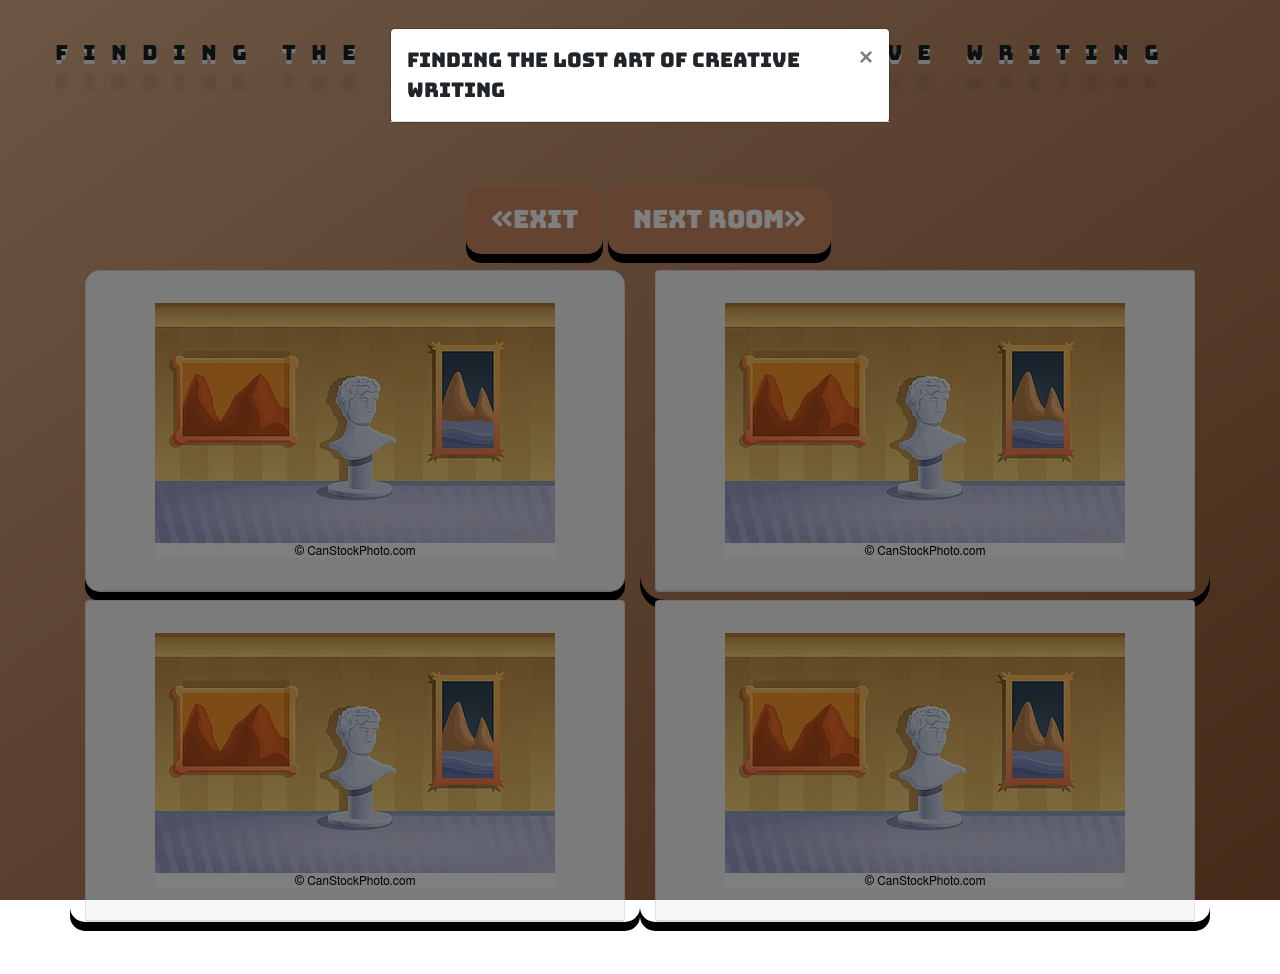
<file: first.html>
<!-- 
  // require('read.php');
// ?> -->
<!doctype html>
<html lang="en">
  <head>
    <!-- Required meta tags -->
    <meta charset="utf-8">
    <meta name="viewport" content="width=device-width, initial-scale=1">
    <link rel="preconnect" href="https://fonts.googleapis.com">
    <link rel="preconnect" href="https://fonts.gstatic.com" crossorigin>
    <link href="https://fonts.googleapis.com/css2?family=Oswald:wght@500&display=swap" rel="stylesheet">
    <link rel="preconnect" href="https://fonts.googleapis.com">
    <link rel="preconnect" href="https://fonts.gstatic.com" crossorigin>
    <link href="https://fonts.googleapis.com/css2?family=Bungee&family=Oswald:wght@500&family=Titillium+Web:wght@900&display=swap" rel="stylesheet">
    <link href="https://fonts.googleapis.com/css2?family=Oswald:wght@500&display=swap" rel="stylesheet">
    <link href="https://fonts.googleapis.com/css2?family=Oswald:wght@500&family=Titillium+Web:wght@900&display=swap" rel="stylesheet">

    <!-- Bootstrap CSS -->
    <link href="https://cdn.jsdelivr.net/npm/bootstrap@5.1.3/dist/css/bootstrap.min.css" rel="stylesheet" integrity="sha384-1BmE4kWBq78iYhFldvKuhfTAU6auU8tT94WrHftjDbrCEXSU1oBoqyl2QvZ6jIW3" crossorigin="anonymous">
    <link href="https://cdnjs.cloudflare.com/ajax/libs/font-awesome/5.10.0/css/all.min.css" rel="stylesheet">
    <link rel="stylesheet" href="https://stackpath.bootstrapcdn.com/bootstrap/4.3.1/css/bootstrap.min.css" integrity="sha384-ggOyR0iXCbMQv3Xipma34MD+dH/1fQ784/j6cY/iJTQUOhcWr7x9JvoRxT2MZw1T" crossorigin="anonymous">
    <script src="https://code.jquery.com/jquery-3.3.1.slim.min.js" integrity="sha384-q8i/X+965DzO0rT7abK41JStQIAqVgRVzpbzo5smXKp4YfRvH+8abtTE1Pi6jizo" crossorigin="anonymous"></script>
    <script src="https://cdnjs.cloudflare.com/ajax/libs/popper.js/1.14.7/umd/popper.min.js" integrity="sha384-UO2eT0CpHqdSJQ6hJty5KVphtPhzWj9WO1clHTMGa3JDZwrnQq4sF86dIHNDz0W1" crossorigin="anonymous"></script>
    <script src="https://stackpath.bootstrapcdn.com/bootstrap/4.3.1/js/bootstrap.min.js" integrity="sha384-JjSmVgyd0p3pXB1rRibZUAYoIIy6OrQ6VrjIEaFf/nJGzIxFDsf4x0xIM+B07jRM" crossorigin="anonymous"></script>
    <script src="js.js"></script>
    <link rel="stylesheet" href="style.css">

    <title>FINDING THE LOST ART OF CREATIVE WRITING</title>
  </head>
  <header>
      <!-- <h3 class="text-center">FINDING THE LOST ART OF CREATIVE WRITING</h3> -->
  <nav id="navbar-primary" class="navbar navbar-default " role="navigation">
  <div class="container-fluid">
    <!-- Brand and toggle get grouped for better mobile display -->
    <div class="navbar-header">
      <div class="justify-contents-center">
      <h1 class="text-center ml-4" style="font-family: Bungee; font-size: 130%; color: #172321;">FINDING THE LOST ART OF CREATIVE WRITING</h1>
      </div>
    </div>
  </div><!-- /.container-fluid -->
</nav>
  </header>
  <body style="background-image: linear-gradient(to bottom right, #d8ac87, #8e5431); background-size: cover; background-repeat: no-repeat; height: auto;">
  <script>
    $(document).ready(function(){
        $("#myModal").modal('show');
    });

    $('.expandHome').mouseover(function() {
  $('.sub-home').css({
        'display': 'block'
    }); 
});
$('.subnavbtn').mouseover(function() {
  $('.sub-home').css({
        'display': 'none'
    }); 
});

$('#trapezoid').mouseleave(function() {
  $('#trapezoid').css({
        'margin-top': '-53px'
    }); 
    $('.sub-home').css({
        'display': 'none'
    }); 
}).mouseenter(function() {
  $('#trapezoid').css({
        'margin-top': '0px'
    }); 
});
    
$(document).ready(function() {
            $(".menu-icon").on("click", function() {
                  $("nav ul").toggleClass("showing");
            });
      });

      // Scrolling Effect

      $(window).on("scroll", function() {
            if($(window).scrollTop()) {
                  $('nav').addClass('black');
            }

            else {
                  $('nav').removeClass('black');
            }
      })

</script>
<style>
.boton4 {
  border-radius: 55%;
  width: auto;
  height: auto;
  padding: 15px 25px;
  font-size: 25px;
  text-align: center;
  cursor: pointer;
  outline: none;
  color: #fff;
  background-color: #c98860;
  border: none;
  border-radius: 15px;
  box-shadow: 0 9px rgb(0, 0, 0);
  font-family: Bungee;
}

.boton4:hover {background-color: #60a3e9}

.boton4:active {
  background-color: #6a6eb7;
  box-shadow: 0 5px rgb(0, 0, 0);
  transform: translateY(4px);
}
.boton1 {
  border-radius: 55%;
  width: auto;
  height: auto;
  padding: 15px 25px;
  font-size: 25px;
  text-align: center;
  cursor: pointer;
  outline: none;
  color: #fff;
  background-color: #c98860;
  border: none;
  border-radius: 15px;
  box-shadow: 0 9px rgb(0, 0, 0);
  font-family: Bungee;
}

.boton1:hover {background-color: #60a3e9}

.boton1:active {
  background-color: #6a6eb7;
  box-shadow: 0 5px rgb(0, 0, 0);
  transform: translateY(4px);
}
.boton2{
  border-radius: 55%;
  width: auto;
  height: auto;
  padding: 15px 25px;
  font-size: 25px;
  text-align: center;
  cursor: pointer;
  outline: none;
  color: #fff;
  background-color: #c98860;
  border: none;
  border-radius: 15px;
  box-shadow: 0 9px rgb(0, 0, 0);
  font-family: Bungee;
}

.boton2:hover {background-color: #60a3e9}

.boton2:active {
  background-color: #6a6eb7;
  box-shadow: 0 5px rgb(0, 0, 0);
  transform: translateY(4px);

  
}

h1 {
  text-align: center;
  text-transform: uppercase;
  color: white;
  font-family: Bungee;
  font-size: 90px;
  line-height: 90px;
  letter-spacing: 15px;
  text-shadow: 0 1px 0 #efefef,
               0 2px 0 #efefef,
               0 3px 0 #efefef,
               0 4px 0 #efefef,
               0 30px 5px rgba(0, 0, 0, 0.1);
  animation: swing 3s linear infinite alternate;
}

@keyframes swing {
  from {
    transform: rotate(5deg);
  }
  to {
    transform: rotate(-5deg);
  }
}

.card:hover {background-color: #744c24}





</style>
  <div id="myModal" class="modal fade">
    <div class="modal-dialog">
        <div class="modal-content">
            <div class="modal-header">
                <h5 class="modal-title" style="font-family: Bungee;">FINDING THE LOST ART OF CREATIVE WRITING</h5>
                <button type="button" class="close" data-dismiss="modal">&times;</button>
            </div>
            <!-- <div class="modal-body">
                <h4 class="text-center" style="color: #172321; font-weight: bolder; font-family: Bungee;">Welcome!</h4>
                <p style="color: #c98860; font-family: Bungee;">To begin your tour, explore our museum by pressing the enter button.</p>
            </div> -->
        </div>
    </div>
</div>
      <section class="mt-4 py-5 mb-1">
        <div class="container">
          <div class="col text-center d-flex justify-content-center ml-2 mb-3">                 
            <a href="index.html" class="btn text-center boton1 btn-default" style="float: left; margin-right: 5px;"><i class="fa fa-angle-double-left"></i>EXIT</a>
            <a href="2nd.html" class="btn text-center boton2 btn-default" style="float: right;">NEXT ROOM<i class="fa fa-angle-double-right"></i></a>
          </div>
            <div class="row text-center">
      <div class="col-sm-6">
        <div class="card pontainer mb-2" style=" box-shadow: 0 9px rgb(0, 0, 0); border-radius: 15px;">
            <div class="card-header">
                <div class="card-body">
                    <img src="museum-sculpture-concept-banner-cartoon-style-museum-sculpture-concept-banner-cartoon-illustration-clipart-vector_csp66107857.jpg" alt="" class="img-fluid">
                </div>
            </div>
        </div>
      </div>
      <div class="col-sm-6" style=" box-shadow: 0 9px rgb(0, 0, 0); border-radius: 25px;">
        <div class="card">
            <div class="card-header">
                <div class="card-body">
                    <img src="museum-sculpture-concept-banner-cartoon-style-museum-sculpture-concept-banner-cartoon-illustration-clipart-vector_csp66107857.jpg" alt="" class="img-fluid">
                </div>
            </div>
        </div>
      </div>
      <div class="col-sm-6" style=" box-shadow: 0 9px rgb(0, 0, 0); border-radius: 15px;">
        <div class="card">
            <div class="card-header">
                <div class="card-body">
                    <img src="museum-sculpture-concept-banner-cartoon-style-museum-sculpture-concept-banner-cartoon-illustration-clipart-vector_csp66107857.jpg" alt="" class="img-fluid">
                </div>
            </div>
        </div>
      </div>
      <div class="col-sm-6" style=" box-shadow: 0 9px rgb(0, 0, 0); border-radius: 15px;">
        <div class="card">
            <div class="card-header">
                <div class="card-body">
                    <img src="museum-sculpture-concept-banner-cartoon-style-museum-sculpture-concept-banner-cartoon-illustration-clipart-vector_csp66107857.jpg" alt="" class="img-fluid">
                </div>
            </div>
        </div>
      </div>
        
            </div>
        </div>
      </section> 

      
  </body>
</html>
</file>
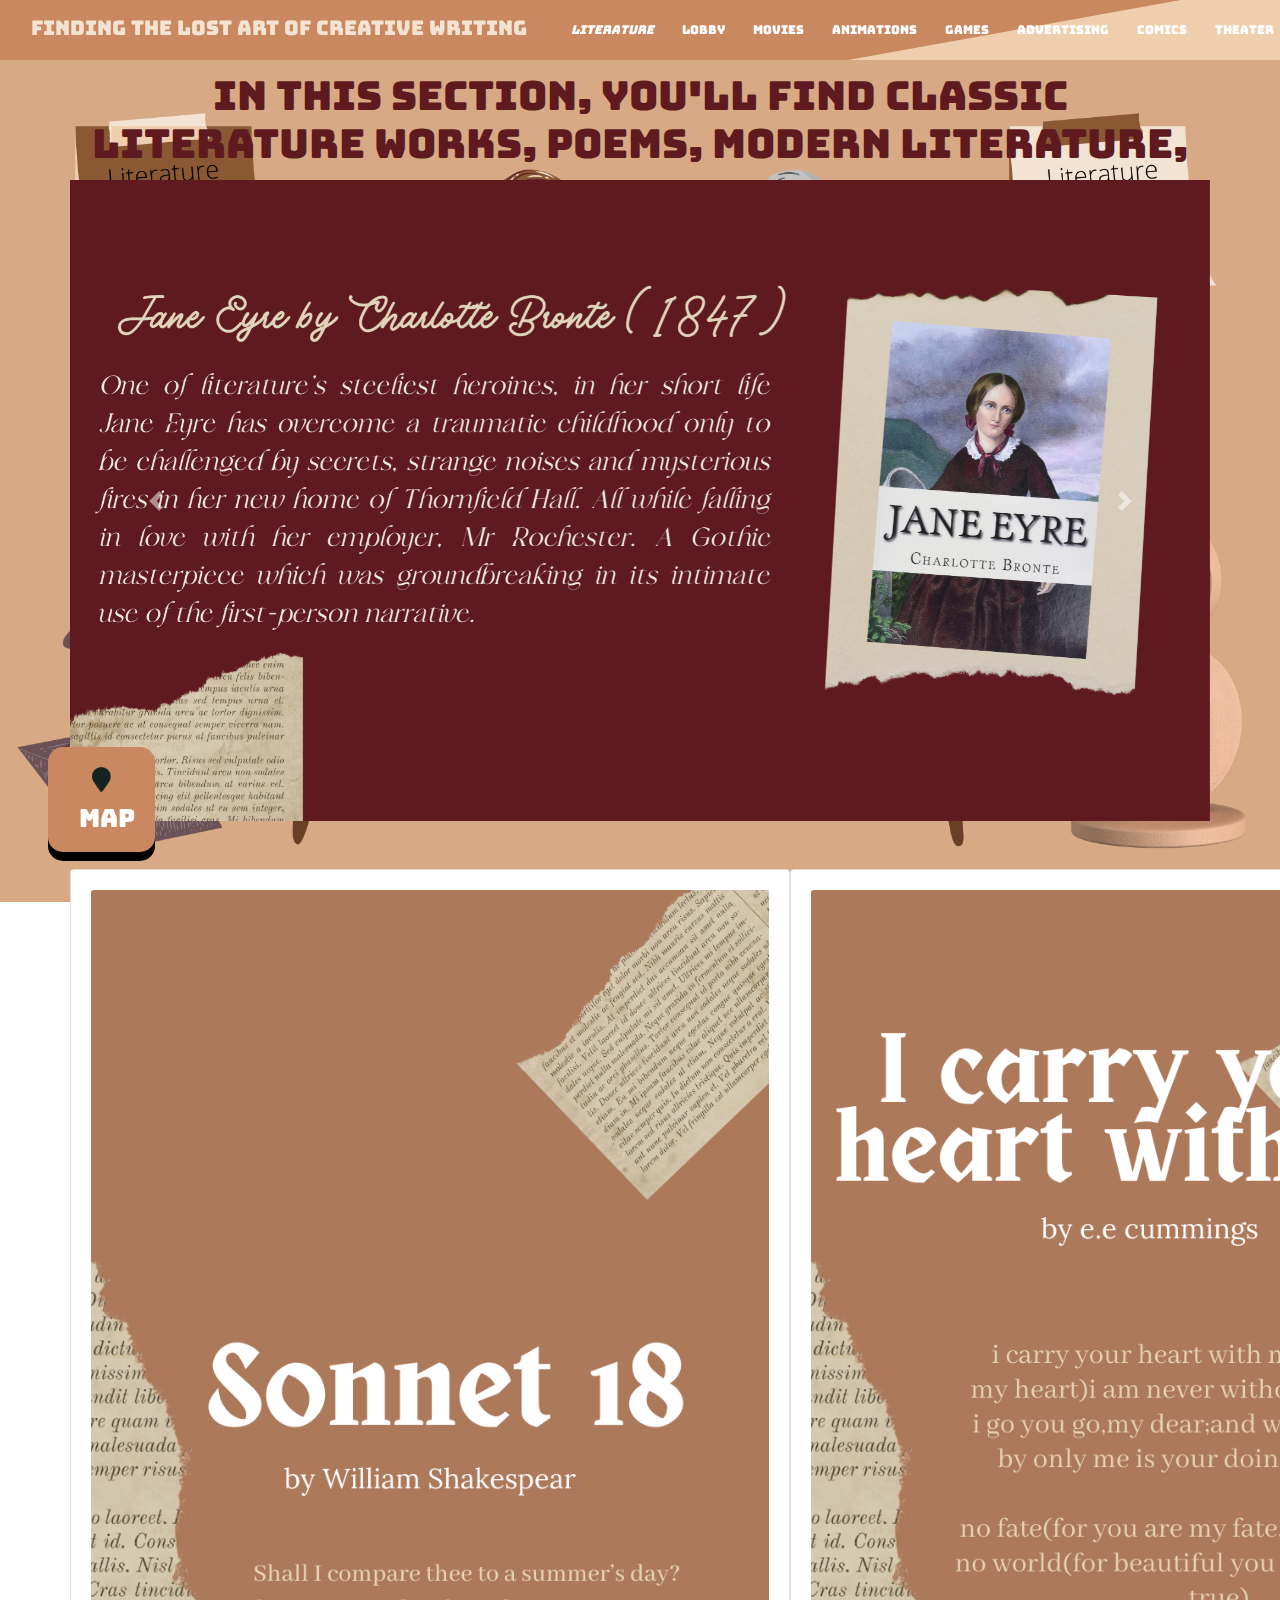
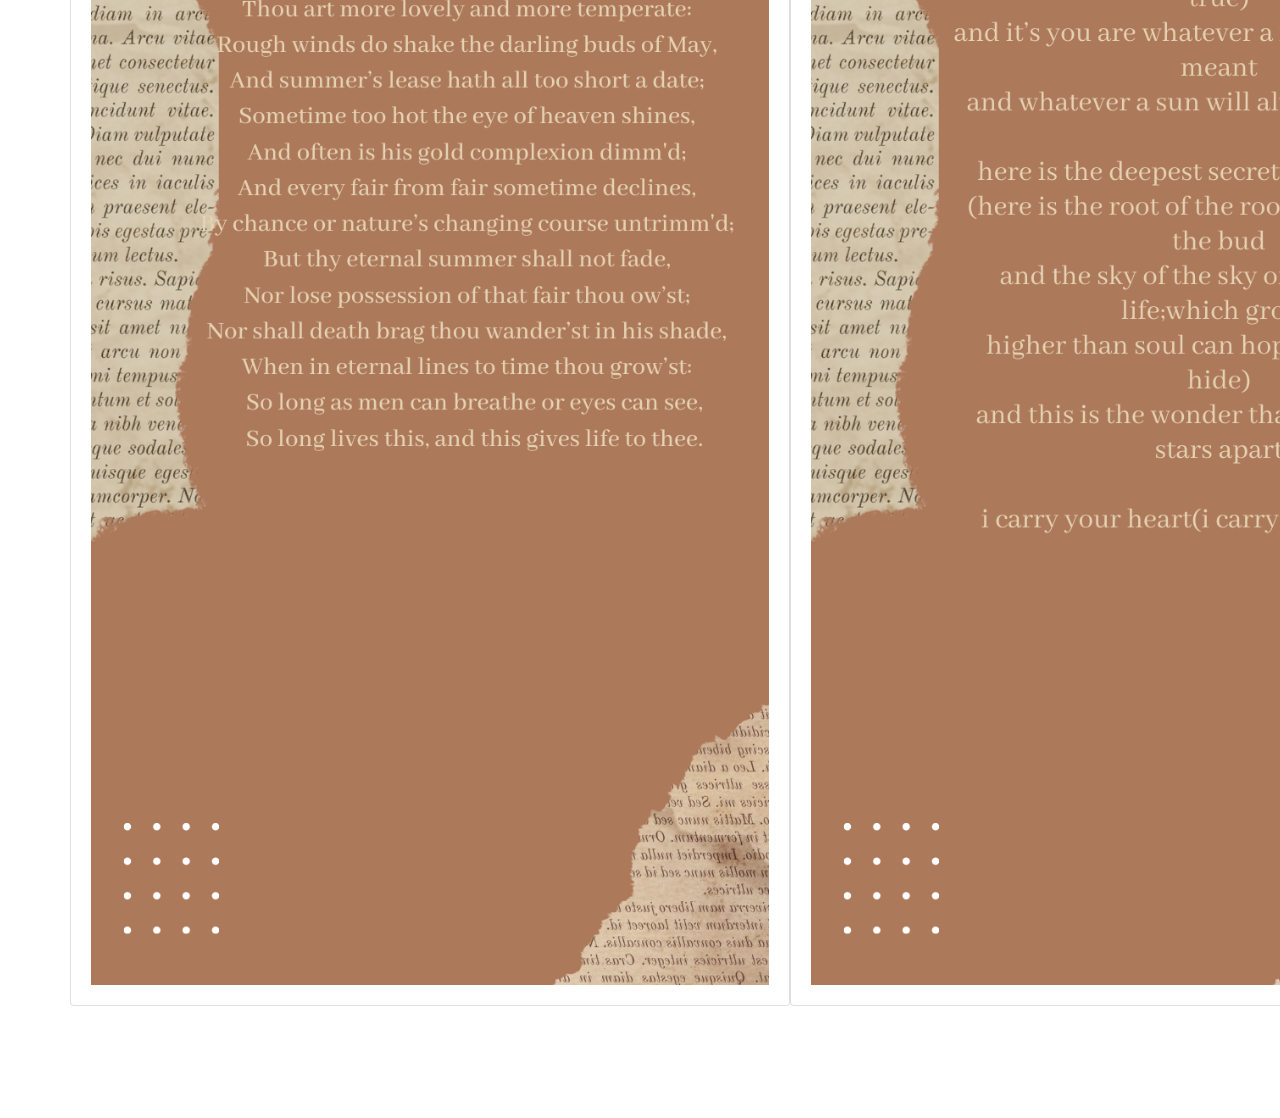
<file: literatureroom.html>
<!-- 
  // require('read.php');
// ?> -->
<!doctype html>
<html lang="en">
  <head>
    <!-- Required meta tags -->
    <meta charset="utf-8">
    <meta name="viewport" content="width=device-width, initial-scale=1">
    <link rel="preconnect" href="https://fonts.googleapis.com">
    <link rel="preconnect" href="https://fonts.gstatic.com" crossorigin>
    <link href="https://fonts.googleapis.com/css2?family=Oswald:wght@500&display=swap" rel="stylesheet">
    <link rel="preconnect" href="https://fonts.googleapis.com">
    <link rel="preconnect" href="https://fonts.gstatic.com" crossorigin>
    <link href="https://fonts.googleapis.com/css2?family=Bungee&family=Oswald:wght@500&family=Titillium+Web:wght@900&display=swap" rel="stylesheet">
    <link href="https://fonts.googleapis.com/css2?family=Oswald:wght@500&display=swap" rel="stylesheet">
    <link href="https://fonts.googleapis.com/css2?family=Oswald:wght@500&family=Titillium+Web:wght@900&display=swap" rel="stylesheet">

    <!-- Bootstrap CSS -->
    <link href="https://cdn.jsdelivr.net/npm/bootstrap@5.1.3/dist/css/bootstrap.min.css" rel="stylesheet" integrity="sha384-1BmE4kWBq78iYhFldvKuhfTAU6auU8tT94WrHftjDbrCEXSU1oBoqyl2QvZ6jIW3" crossorigin="anonymous">
    <link href="https://cdnjs.cloudflare.com/ajax/libs/font-awesome/5.10.0/css/all.min.css" rel="stylesheet">
    <link rel="stylesheet" href="https://stackpath.bootstrapcdn.com/bootstrap/4.3.1/css/bootstrap.min.css" integrity="sha384-ggOyR0iXCbMQv3Xipma34MD+dH/1fQ784/j6cY/iJTQUOhcWr7x9JvoRxT2MZw1T" crossorigin="anonymous">
    <script src="https://code.jquery.com/jquery-3.3.1.slim.min.js" integrity="sha384-q8i/X+965DzO0rT7abK41JStQIAqVgRVzpbzo5smXKp4YfRvH+8abtTE1Pi6jizo" crossorigin="anonymous"></script>
    <script src="https://cdnjs.cloudflare.com/ajax/libs/popper.js/1.14.7/umd/popper.min.js" integrity="sha384-UO2eT0CpHqdSJQ6hJty5KVphtPhzWj9WO1clHTMGa3JDZwrnQq4sF86dIHNDz0W1" crossorigin="anonymous"></script>
    <script src="https://stackpath.bootstrapcdn.com/bootstrap/4.3.1/js/bootstrap.min.js" integrity="sha384-JjSmVgyd0p3pXB1rRibZUAYoIIy6OrQ6VrjIEaFf/nJGzIxFDsf4x0xIM+B07jRM" crossorigin="anonymous"></script>
    <script src="js.js"></script>
    <link rel="stylesheet" href="style.css">

    <title>FINDING THE LOST ART OF CREATIVE WRITING</title>
  </head>
  <header>
    <nav class="navbar navbar-expand-lg navbar-red navbar-dark fixed-top">
        <div class="wrapper">
          
        </div>
  <div class="container-fluid all-show">
    <a class="navbar-brand" href="index.html" style="color: #f3e3d3;">Finding the lost art of creative writing<i class="fa fa-codepen"></i></a>
    <button class="navbar-toggler" type="button" data-toggle="collapse" data-target="#navbarSupportedContent" aria-controls="navbarSupportedContent" aria-expanded="false" aria-label="Toggle navigation">
      <span class="navbar-toggler-icon"></span>
    </button>
    <div class="collapse navbar-collapse" id="navbarSupportedContent">
     
      <ul class="navbar-nav mr-auto mb-2 mb-lg-0">
        <li class="nav-item">
          <a class="nav-link active" style=" font-style: italic;" aria-current="page" href="#">Literature</a>
        </li>
        <li class="nav-item" >
          <a class="nav-link"  href="lobby3.html">Lobby</a>
        </li>

        <li class="nav-item">
          <a class="nav-link" href="2nd.html">Movies</a>
        </li>

        <li class="nav-item">
          <a class="nav-link" href="#">Animations</a>
        </li>

        <li class="nav-item">
          <a class="nav-link" href="#">Games</a>
        </li>
        
        <li class="nav-item">
          <a class="nav-link" href="#">Advertising</a>
        </li>

        <li class="nav-item">
          <a class="nav-link" href="#">Comics</a>
        </li>

        <li class="nav-item">
          <a class="nav-link" href="theater.html">Theater</a>
        </li>

        <li class="nav-item">
          <a class="nav-link" href="workshop.html">Workshop</a>
        </li>

        <li class="nav-item">
          <a class="nav-link" href="#">Activity </a>
        </li>

        
        
      </ul>
      <div class="d-flex flex-column sim">

        <!-- <span>1 item added to your quote</span>
        <small class="text-primary">view your quote</small> -->
        
      </div>
    </div>
  </div>
</nav>

  </header>
  <body style=" background-image: url('litt.png'); height: auto;
  ">
  <script>
    $(document).ready(function(){
        $("#myModal1").modal('show');
    });

    $(document).ready(function(){
        $("#myModal").modal('show');
    });
    function myFunction() {
    var dots = document.getElementById("dots");
    var moreText = document.getElementById("more");
    var btnText = document.getElementById("myBtn");

    if (dots.style.display === "none") {
      dots.style.display = "Read more";
      btnText.innerHTML = "Read more";
      moreText.style.display = "Read more";
    } else {
      dots.style.display = "none";
      btnText.innerHTML = "Read less";
      moreText.style.display = "inline";
    }
}

$(document).ready(function () {
    $('.nav-toggle').click(function () {
        var collapse_content_selector = $(this).attr('href');
        var toggle_switch = $(this);
        $(collapse_content_selector).toggle(function () {
            if ($(this).css('display') == 'none') {
                toggle_switch.html('Read More');
            } else {
                toggle_switch.html('Read Less');
            }
        });
    });

});

$('a.thumb1').on('click',function(){ // when press link

var fullImg = $(this).attr('href') // get full size img url
$('#popup img').attr('src', fullImg) // image in popup now has source that you need
$('#popup').show() // popup appears
return false // do not redirect 

})

$('.close_popup').on('click', function(){

$('#popup').hide() // close popup

})




    // (B) GET AUDIO TAG + DEFINE PLAYLIST
let audio = document.getElementById("bgm"),
    playlist = ["Mozart's The Marriage Of Figaro (Overture), K. 492 - WOLFGANG AMADEUS MOZART #music #classical.mp3", "2.mp3"],
    current = 0;
 
// (C) AUTO LOAD NEXT SONG
audio.onended = () => {
  current++;
  if (current >= playlist.length) { current = 0; }
  audio.src = playlist[current];
  audio.pause();
  audio.load();
  audio.play();
};


</script>
<style>
    .boton1 {
      border-radius: 55%;
      width: auto;
      height: auto;
      padding: 15px 25px;
      font-size: 25px;
      text-align: center;
      cursor: pointer;
      outline: none;
      color: #fff;
      background-color: #c98860;
      border: none;
      border-radius: 15px;
      box-shadow: 0 9px rgb(0, 0, 0);
      font-family: Bungee;
    }
    
    .boton1:hover {background-color: #60a3e9}
    
    .boton1:active {
      background-color: #6a6eb7;
      box-shadow: 0 5px rgb(0, 0, 0);
      transform: translateY(4px);
    }

    .boton2 {
      border-radius: 55%;
      width: auto;
      height: auto;
      padding: 15px 25px;
      font-size: 25px;
      text-align: center;
      cursor: pointer;
      outline: none;
      color: #fff;
      background-color: #c98860;
      border: none;
      border-radius: 15px;
      box-shadow: 0 9px rgb(0, 0, 0);
      font-family: Bungee;
    }
    
    .boton2:hover {background-color: #60a3e9}
    
    .boton2:active {
      background-color: #6a6eb7;
      box-shadow: 0 5px rgb(0, 0, 0);
      transform: translateY(4px);
    }

    .boton3 {
  border-radius: 55%;
  width: auto;
  height: auto;
  padding: 15px 25px;
  font-size: 25px;
  text-align: center;
  cursor: pointer;
  outline: none;
  color: #fff;
  background-color: #c98860;
  border: none;
  border-radius: 15px;
  box-shadow: 0 9px rgb(0, 0, 0);
  font-family: Bungee;
}

.boton3:hover {background-color: #60a3e9}

.boton3:active {
  background-color: #6a6eb7;
  box-shadow: 0 5px rgb(0, 0, 0);
  transform: translateY(4px);
}
.boton5{
  border-radius: 55%;
  width: auto;
  height: auto;
  padding: 15px 25px;
  font-size: 25px;
  text-align: center;
  cursor: pointer;
  outline: none;
  color: #fff;
  background-color: #c98860;
  border: none;
  border-radius: 15px;
  box-shadow: 0 9px rgb(0, 0, 0);
  font-family: Bungee;
}

.boton5:hover {background-color: #60a3e9}

.boton5:active {
  background-color: #6a6eb7;
  box-shadow: 0 5px rgb(0, 0, 0);
  transform: translateY(4px);

  
}

.baseBlock {
	margin: 0px 0px 35px 0px;
	padding: 0 0 15px 0px;
	border-radius: 5px;
	overflow: hidden;
	min-height: 390px;
	background: #f3e3d3;
	-moz-transition: all 0.3s cubic-bezier(0.165, 0.84, 0.44, 1);
	-o-transition: all 0.3s cubic-bezier(0.165, 0.84, 0.44, 1);
	transition: all 0.3s cubic-bezier(0.165, 0.84, 0.44, 1);
  font-family: 'Bungee';
}

.baseBlock:hover {
	-webkit-transform: translate(0, -25px);
	-moz-transform: translate(0, -25x);
	-ms-transform: translate(0, -25px);
	-o-transform: translate(0, -25px);
	transform: translate(0, -25px);
	box-shadow: 0 50px 50px rgba(0, 0, 0, 0.2);
}




.content {
  display: flex;
  align-content: center;
  justify-content: center;
}

.text_shadows {
  text-shadow: 3px 3px 0 var(--color-secondary), 6px 6px 0 var(--color-tertiary),
    9px 9px var(--color-quaternary), 12px 12px 0 var(--color-quinary);
  font-family: 'Bungee';
  font-weight: 200;
  text-transform: uppercase;
  font-size: calc(2rem + 5vw);
  text-align: center;
  margin: 0;
  color: var(--color-primary);
  color: transparent;
  background-clip: text;
  animation: shadows 2.2s ease-in infinite, move 1.2s ease-in infinite;
  letter-spacing: 0.1rem;
}


.typed-out{
  overflow: hidden;
  width: 5;
  height: 100px;
  font-family: 'Bungee';
  color: #5F1A1F;
}


.nav-item{
  color: #f3e3d3;
}

.navbar-nav>li>a{

text-transform: uppercase;
font-size: 12px;
margin-right:12px;
color: #172321;
font-family: 'Bungee';
}


.navbar-toggler {
  padding: .20rem .50rem;
  font-size: 1.25rem;
  line-height: 1;
  background-color: transparent;
  border: 2px solid rgb(0, 0, 0);

  }

  .nav-link{

    color: #fff !important;
  }


.wrapper{
    width: 100%;
  position: absolute;
  height: 100%;
  background-color: #efcead;
  clip-path: polygon(105% 0, 100% 0, 100% 50%, 100% 100%, 71% 100%);
  transition: 2s all;
  
}

.navbar-brand{

color:#172321;
font-family: 'Bungee';
margin-bottom: 4px;
font-size: 20px;
}

.navbar-red:hover .wrapper{

clip-path: polygon(91% 0, 100% 0, 100% 50%, 100% 100%, 65% 100%);

}

.navbar-brand:hover{

color:#fff;

}

.navbar-red{

background-color: #c98860 ;
color: #fff;
border-radius: 0px;

}

.all-show{

z-index: 10;
}

    
    </style>
<!-- <div id="myModal1" class="modal fade">
  <div class="modal-dialog">
      <div class="modal-content">
          <div class="modal-header">
            <h5 class="modal-title" id="exampleModalLabel" style="font-family: 'Bungee';"><i class="fa fa-map-marker" aria-hidden="true" style="color: #ffd500;"></i> Literature room</h5>
              <img src="Edisonguider-removebg-preview.png" alt="..." class="rounded">
              <button type="button" class="close" data-dismiss="modal">&times;</button>
          </div>
          <div class="modal-body">
              <h4 class="text-center" style="color: #172321; font-weight: lighter; font-family: Bungee;">Welcome to the literature room!</h4>
              <p style="color: #c98860; font-family: Bungee;">Click the "view image" button to view the content.</p>
              <a class="btn close text-muted" data-dismiss="modal" style="font-family: Bungee;">Continue</a>
            </div>
      </div>
  </div>
</div> -->
</audio>
  <!-- <div id="myModal" class="modal fade">
    <div class="modal-dialog">
        <div class="modal-content">
            <div class="modal-header">
              <h5 class="modal-title" id="exampleModalLabel" style="font-family: 'Bungee';"><i class="fa fa-map-marker" aria-hidden="true" style="color: #ffd500;"></i> Literature room</h5>
                <button type="button" class="close" data-dismiss="modal">&times;</button>
            </div>
            <div class="modal-body">
                <h4 class="text-center" style="color: #172321; font-weight: lighter; font-family: Bungee;">Welcome to the literature room!.</h4>
                <p style="color: #c98860; font-family: Bungee;">In this room, you'll find classic literature works, poems, modern literature, trivias, and games.</p>
                <a class="btn close text-muted" data-dismiss="modal" style="font-family: Bungee;">Continue</a>
            </div>
        </div>
    </div>
</div> -->

<!-- <div class="flier">
    <a href="" style="font-family: 'Bungee'; color: #c98860;">
        <i class="fa fa-map-marker" aria-hidden="true" style="color: #ffd500;"></i>  Literature room
   </a>
  </div> -->

      <section class="mt-4 py-5 mb-5">
          <div class="container">
            <div class="row">
                <div class="col-md-12">
                    <h1 class="text-center typed-out">In this section, you'll find classic literature works, poems, modern literature, trivias, and games.
                      <a href="museum.html" class=" text-center" style="color: #172321;">
                      
                      </a>
                      <!-- <a href="museum.html" class="btn text-center boton1 btn-default" style="">
                        Literature room!
                      </a> -->
                    </h1>
                </div>
                <div class=" d-flex justify-content-center">            
                    <div id="carouselExampleInterval" class="carousel slide" data-ride="carousel">
                        <div class="carousel-inner">
                          <div class="carousel-item active" data-interval="10000">
                            <img src="4.png" class="d-block w-100" alt="...">
                          </div>
                          <div class="carousel-item" data-interval="10000">
                            <img src="5.png" class="d-block w-100" alt="...">
                          </div>
                          <div class="carousel-item" data-interval="10000">
                            <img src="6.png" class="d-block w-100" alt="...">
                          </div>
                          <div class="carousel-item" data-interval="10000">
                            <img src="9.png" class="d-block w-100" alt="...">
                          </div>
                          <div class="carousel-item" data-interval="10000">
                            <img src="10.png" class="d-block w-100" alt="...">
                          </div>
                          <div class="carousel-item" data-interval="10000">
                            <img src="11.png" class="d-block w-100" alt="...">
                          </div>
                          
                        </div>
                        <a class="carousel-control-prev" href="#carouselExampleInterval" role="button" data-slide="prev">
                          <span class="carousel-control-prev-icon" aria-hidden="true"></span>
                          <span class="sr-only">Previous</span>
                        </a>
                        <a class="carousel-control-next" href="#carouselExampleInterval" role="button" data-slide="next">
                          <span class="carousel-control-next-icon" aria-hidden="true"></span>
                          <span class="sr-only">Next</span>
                        </a>
                      </div>
                </div>

                <div class="col-md-12">
                    <!-- <h1 class="text-center typed-out">In this section, you'll find classic literature works, poems, modern literature, trivias, and games. -->
                      <a href="museum.html" class=" text-center" style="color: #172321;">
                      
                      </a>
                      <!-- <a href="museum.html" class="btn text-center boton1 btn-default" style="">
                        Literature room!
                      </a> -->
                    </h1>
                </div>
                <div class="d-flex justify-content-center mt-5">
                    <div class="card" style="width: 45rem; ">
                        <div class="card-body">
                            <img class="card-img-top" src="21 (1).png" alt="Card image cap">
                        </div>
                    </div>  
                    <div class="card" style="width: 45rem; ">
                        <div class="card-body">
                            <img class="card-img-top" src="21 (2).png" alt="Card image cap">
                        </div>
                    </div>
                    <div class="card" style="width: 45rem; ">
                        <div class="card-body">
                            <img class="card-img-top" src="21 (3).png" alt="Card image cap">
                        </div>
                    </div>   
                                    
                </div>
                <div class="col-sm-6 mb-3 d-flex justify-content-start ">
                    <!-- <a href="mapo2.png" class="fixed-bottom ml-5 mb-5 justify-content-start"> -->
                        <button type="button" class=" col-sm-1 btn boton1 fixed-bottom ml-5 mb-5 justify-content-start" data-toggle="modal" data-target="#exampleModal"><i style="color: #172321;" class="fa fa-map-marker"></i>&nbspMap</button>
                    <!-- </a> -->
                    <div id="exampleModal" class="modal fade ml-4 mb-4">
                      <div class="modal-header">  
                          <span aria-hidden="true">&times;</span> 
                          <a href="lobby2.html" class="btn btn-warning" style="font-family: 'Bungee';">Close</a>
                      </div>
                      <div class="modal-content">
                          <div class="modal-body">
                            <img class="img-fluid" src="map.png" style="width:auto">
                          </div>
                      </div>
                    </div>
                    
                </div> 
            </div>
         </div>
      </section> 
  </body>
</html>
</file>
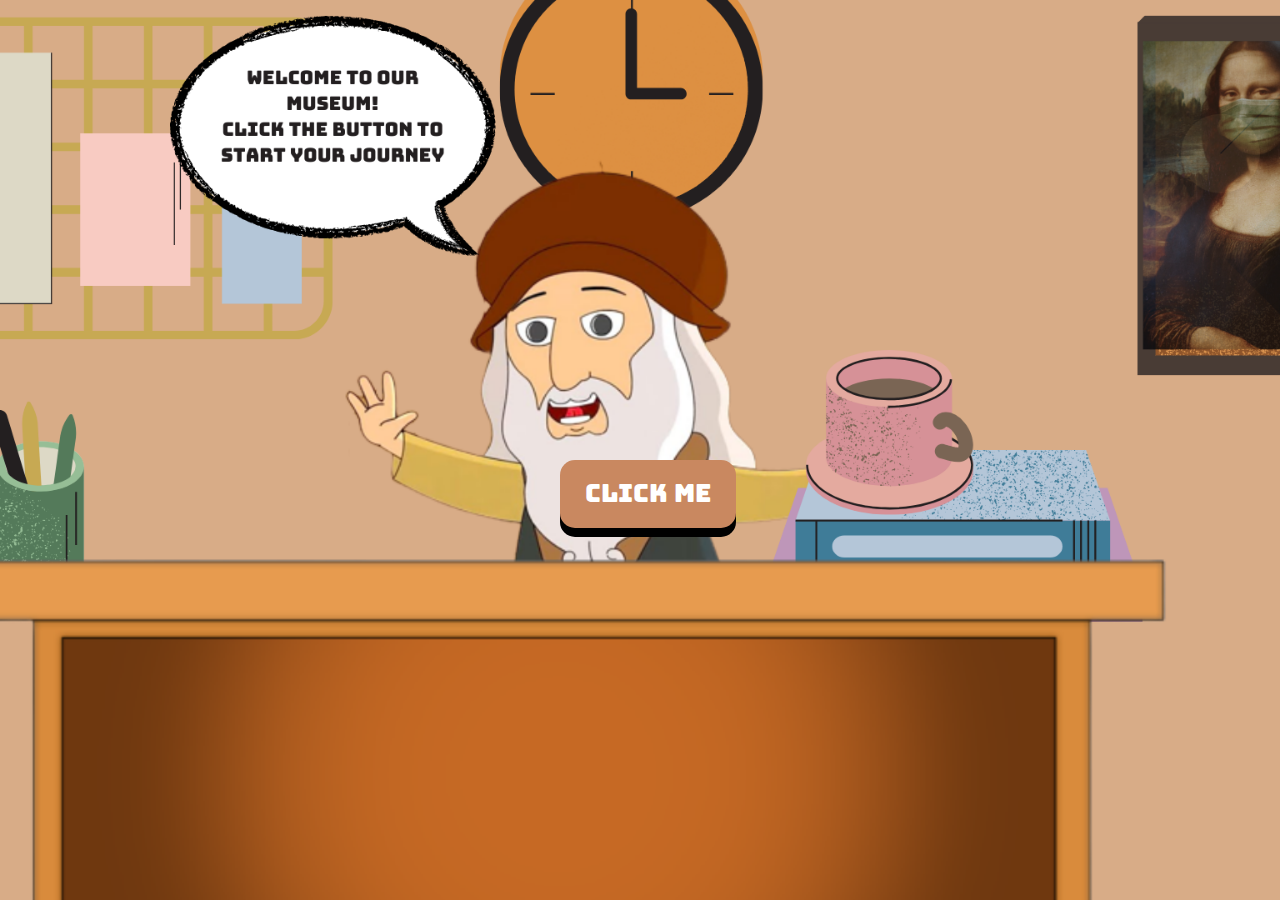
<file: lobby.html>
<!-- 
  // require('read.php');
// ?> -->
<!doctype html>
<html lang="en">
  <head>
    <!-- Required meta tags -->
    <meta charset="utf-8">
    <meta name="viewport" content="width=device-width, initial-scale=1">
    <link rel="preconnect" href="https://fonts.googleapis.com">
    <link rel="preconnect" href="https://fonts.gstatic.com" crossorigin>
    <link href="https://fonts.googleapis.com/css2?family=Oswald:wght@500&display=swap" rel="stylesheet">
    <link rel="preconnect" href="https://fonts.googleapis.com">
    <link rel="preconnect" href="https://fonts.gstatic.com" crossorigin>
    <link href="https://fonts.googleapis.com/css2?family=Bungee&family=Oswald:wght@500&family=Titillium+Web:wght@900&display=swap" rel="stylesheet">
    <link href="https://fonts.googleapis.com/css2?family=Oswald:wght@500&display=swap" rel="stylesheet">
    <link href="https://fonts.googleapis.com/css2?family=Oswald:wght@500&family=Titillium+Web:wght@900&display=swap" rel="stylesheet">

    <!-- Bootstrap CSS -->
    <link href="https://cdn.jsdelivr.net/npm/bootstrap@5.1.3/dist/css/bootstrap.min.css" rel="stylesheet" integrity="sha384-1BmE4kWBq78iYhFldvKuhfTAU6auU8tT94WrHftjDbrCEXSU1oBoqyl2QvZ6jIW3" crossorigin="anonymous">
    <link href="https://cdnjs.cloudflare.com/ajax/libs/font-awesome/5.10.0/css/all.min.css" rel="stylesheet">
    <link rel="stylesheet" href="https://stackpath.bootstrapcdn.com/bootstrap/4.3.1/css/bootstrap.min.css" integrity="sha384-ggOyR0iXCbMQv3Xipma34MD+dH/1fQ784/j6cY/iJTQUOhcWr7x9JvoRxT2MZw1T" crossorigin="anonymous">
    <script src="https://code.jquery.com/jquery-3.3.1.slim.min.js" integrity="sha384-q8i/X+965DzO0rT7abK41JStQIAqVgRVzpbzo5smXKp4YfRvH+8abtTE1Pi6jizo" crossorigin="anonymous"></script>
    <script src="https://cdnjs.cloudflare.com/ajax/libs/popper.js/1.14.7/umd/popper.min.js" integrity="sha384-UO2eT0CpHqdSJQ6hJty5KVphtPhzWj9WO1clHTMGa3JDZwrnQq4sF86dIHNDz0W1" crossorigin="anonymous"></script>
    <script src="https://stackpath.bootstrapcdn.com/bootstrap/4.3.1/js/bootstrap.min.js" integrity="sha384-JjSmVgyd0p3pXB1rRibZUAYoIIy6OrQ6VrjIEaFf/nJGzIxFDsf4x0xIM+B07jRM" crossorigin="anonymous"></script>
    <script src="js.js"></script>
    <link rel="stylesheet" href="style.css">

    <title>FINDING THE LOST ART OF CREATIVE WRITING</title>
  </head>
  <header>
      <!-- <h3 class="text-center">FINDING THE LOST ART OF CREATIVE WRITING</h3> -->
  <nav id="navbar-primary" class="navbar navbar-default " role="navigation">
  <div class="container-fluid">
    <!-- Brand and toggle get grouped for better mobile display -->
    <div class="navbar-header">
      <div class="justify-contents-center">
      <!-- <h1 class="text-center ml-4" style="font-family: Bungee; font-size: 130%; color: #172321;">FINDING THE LOST ART OF CREATIVE WRITING</h1> -->
      </div>
    </div>
  </div><!-- /.container-fluid -->
</nav>
  </header>
  <body  style="background-image: url('davin.png'); height: auto; background-attachment:fixed; background-repeat: no-repeat; width: auto; margin-bottom: 10px;">
  <script>
    $(document).ready(function(){
        $("#myModal").modal('show');
    });

    $('.expandHome').mouseover(function() {
  $('.sub-home').css({
        'display': 'block'
    }); 
});
$('.subnavbtn').mouseover(function() {
  $('.sub-home').css({
        'display': 'none'
    }); 
});

$(document).ready(function(){
        $("#myModal1").modal('show');
    });

    $('.expandHome').mouseover(function() {
  $('.sub-home').css({
        'display': 'block'
    }); 
});
$('.subnavbtn').mouseover(function() {
  $('.sub-home').css({
        'display': 'none'
    }); 
});

$('#trapezoid').mouseleave(function() {
  $('#trapezoid').css({
        'margin-top': '-53px'
    }); 
    $('.sub-home').css({
        'display': 'none'
    }); 
}).mouseenter(function() {
  $('#trapezoid').css({
        'margin-top': '0px'
    }); 
});
    
$(document).ready(function() {
            $(".menu-icon").on("click", function() {
                  $("nav ul").toggleClass("showing");
            });
      });

      // Scrolling Effect

      $(window).on("scroll", function() {
            if($(window).scrollTop()) {
                  $('nav').addClass('black');
            }

            else {
                  $('nav').removeClass('black');
            }
      })

// Select all elements with data-toggle="popover" in the document
$('[data-toggle="popover"]').popover();

// Select a specified element
$('#myPopover').popover();
</script>
<style>
  *{
    margin: 0;
    padding: 0;
  }
.boton4 {
  border-radius: 55%;
  width: auto;
  height: auto;
  padding: 15px 25px;
  font-size: 25px;
  text-align: center;
  cursor: pointer;
  outline: none;
  color: #fff;
  background-color: #c98860;
  border: none;
  border-radius: 15px;
  box-shadow: 0 9px rgb(0, 0, 0);
  font-family: Bungee;
}

.boton4:hover {background-color: #60a3e9}

.boton4:active {
  background-color: #6a6eb7;
  box-shadow: 0 5px rgb(0, 0, 0);
  transform: translateY(4px);
}
.boton3 {
  border-radius: 55%;
  width: auto;
  height: auto;
  padding: 15px 25px;
  font-size: 25px;
  text-align: center;
  cursor: pointer;
  outline: none;
  color: #fff;
  background-color: #c98860;
  border: none;
  border-radius: 15px;
  box-shadow: 0 9px rgb(0, 0, 0);
  font-family: Bungee;
}

.boton3:hover {background-color: #60a3e9}

.boton3:active {
  background-color: #6a6eb7;
  box-shadow: 0 5px rgb(0, 0, 0);
  transform: translateY(4px);
}
.boton5{
  border-radius: 55%;
  width: auto;
  height: auto;
  padding: 15px 25px;
  font-size: 25px;
  text-align: center;
  cursor: pointer;
  outline: none;
  color: #fff;
  background-color: #c98860;
  border: none;
  border-radius: 15px;
  box-shadow: 0 9px rgb(0, 0, 0);
  font-family: Bungee;
}

.boton5:hover {background-color: #60a3e9}

.boton5:active {
  background-color: #6a6eb7;
  box-shadow: 0 5px rgb(0, 0, 0);
  transform: translateY(4px);

  
}

h1 {
  text-align: center;
  text-transform: uppercase;
  color: white;
  font-family: Bungee;
  font-size: 90px;
  line-height: 90px;
  letter-spacing: 15px;
  text-shadow: 0 1px 0 #efefef,
               0 2px 0 #efefef,
               0 3px 0 #efefef,
               0 4px 0 #efefef,
               0 30px 5px rgba(0, 0, 0, 0.1);
  animation: swing 3s linear infinite alternate;
}

@keyframes swing {
  from {
    transform: rotate(5deg);
  }
  to {
    transform: rotate(-5deg);
  }
}

.flier {
	pointer-events: none;
}

.flier > * {
/* Adjust animation duration to change the element’s speed */
        animation: fly 50s linear infinite;
        pointer-events: none !important;
	top: 0;
	left: 0;
	transform: translateX(-120%) translateY(-120%) rotateZ(0);
	position: fixed;
	animation-delay: 1s;
	z-index: 999999;
}

 /* Keyframe values control where the element will begin
    and end its trajectory across the screen. Each rule
    represents a path the element follows across the screen. */


@keyframes fly {

	98.001%, 0% {
                display: block;
		transform: translateX(-200%) translateY(100vh) rotateZ(0deg)
	}

	70% {
		transform: translateX(100vw) translateY(-100%) rotateZ(180deg)
	}

	75.001%, 18% {
		transform: translateX(100vw) translateY(-30%) rotateZ(0deg)
	}

	80% {
		transform: translateX(-200%) translateY(3vh) rotateZ(-180deg)
	}

	90.001%, 43% {
		transform: translateX(-200%) translateY(-100%) rotateZ(-180deg)
	}

	105% {
		transform: translateX(100vw) translateY(50vh) rotateZ(0deg)
	}

	110.001%, 68% {
		transform: translateX(20vw) translateY(-200%) rotateZ(180deg)
	}

	115% {
		transform: translateX(10vw) translateY(100vh) rotateZ(0deg)
	}
}

.button{
    border-radius: 70%;
}

.flier {
	pointer-events: none;
}

.flier > * {
/* Adjust animation duration to change the element’s speed */
        animation: fly 50s linear infinite;
        pointer-events: none !important;
	top: 0;
	left: 0;
	transform: translateX(-120%) translateY(-120%) rotateZ(0);
	position: fixed;
	animation-delay: 1s;
	z-index: 999999;
}

 /* Keyframe values control where the element will begin
    and end its trajectory across the screen. Each rule
    represents a path the element follows across the screen. */


@keyframes fly {

	98.001%, 0% {
                display: block;
		transform: translateX(-200%) translateY(100vh) rotateZ(0deg)
	}

	70% {
		transform: translateX(100vw) translateY(-100%) rotateZ(180deg)
	}

	75.001%, 18% {
		transform: translateX(100vw) translateY(-30%) rotateZ(0deg)
	}

	80% {
		transform: translateX(-200%) translateY(3vh) rotateZ(-180deg)
	}

	90.001%, 43% {
		transform: translateX(-200%) translateY(-100%) rotateZ(-180deg)
	}

	105% {
		transform: translateX(100vw) translateY(50vh) rotateZ(0deg)
	}

	110.001%, 68% {
		transform: translateX(20vw) translateY(-200%) rotateZ(180deg)
	}

	115% {
		transform: translateX(10vw) translateY(100vh) rotateZ(0deg)
	}
}


.baton4 {
  border-radius: 55%;
  width: auto;
  height: auto;
  padding: 15px 25px;
  font-size: 25px;
  text-align: center;
  cursor: pointer;
  outline: none;
  color: #fff;
  background-color: #c98860;
  border: none;
  border-radius: 15px;
  box-shadow: 0 9px rgb(0, 0, 0);
  font-family: Bungee;
}

.baton4:hover {background-color: #60a3e9}

.baton4:active {
  background-color: #6a6eb7;
  box-shadow: 0 5px rgb(0, 0, 0);
  transform: translateY(4px);
}



</style>

<!-- <div id="myModal1" class="modal fade">
  <div class="modal-dialog">
      <div class="modal-content">
          <div class="modal-header">
              <h5 class="modal-title" style="font-family: Bungee;">FINDING THE LOST ART OF CREATIVE WRITING</h5>
              <button type="button" class="close" data-dismiss="modal">&times;</button>
          </div>
          <div class="modal-body">
              <h4 class="text-center" style="color: #172321; font-weight: lighter; font-family: Bungee;">Welcome to Finding the lost art of creative writing museum </h4>
              <p style="color: #c98860; font-family: Bungee;">Click the button below to have a guide on your tour. </p>
              <a class="btn close text-muted" data-dismiss="modal" style="font-family: Bungee;">Continue</a>
            </div>
      </div>
  </div>
</div> -->


<!-- <div class="flier">
    <a href="" style="font-family: 'Bungee'; color: #c98860;">
        <i class="fa fa-map-marker" aria-hidden="true" style="color: #ffd500;"></i>  LOBBY
   </a>s
  </div> -->

<section class="mt-4 py-5 mb-5">
<div class="container">
<div class="column">
               <!-- <div class="col-sm-12 col-lg-12 justify-content-center">
                   <a href="" class="">
                    <img src="Edisonguider-removebg-preview.png" alt="" class="img-fluid">
                   </a>
               </div>      -->
                <!-- Button trigger modal -->
  <!-- Modal -->
  <div class="row col-sm-12 col-lg-12 col-md-12 justify-content-center d-flex flex-row ml-2 mb-5 ">
    <div class="div">
      <div class="button"></div>
    </div>
    <div class="col-md-12 col-sm-12 d-flex justify-content-center">
      <button type="button" class="btn bg mb-5 " data-toggle="modal" data-target="#exampleModal" data-toggle="popover" title="Hi I'm your tour guide" data-content="Hi, I'm your tour guide" style="color:#ffffff; font-family: 'Bungee';">
      
      </button>
    </div>
    <div class="col-md-12 col-sm-12 d-flex justify-content-center">
      <button type="button" class="btn bg mb-5 " data-toggle="modal" data-target="#exampleModal" data-toggle="popover" title="Hi I'm your tour guide" data-content="Hi, I'm your tour guide" style="color:#ffffff; font-family: 'Bungee';">
      
      </button>
    </div>
    <div class="col-md-12 col-sm-12 d-flex justify-content-center">
      <button type="button" class="btn bg mb-5 " data-toggle="modal" data-target="#exampleModal" data-toggle="popover" title="Hi I'm your tour guide" data-content="Hi, I'm your tour guide" style="color:#ffffff; font-family: 'Bungee';">
      
      </button>
    </div>
    <div class="col-md-12 col-sm-12 d-flex justify-content-center">
      <button type="button" class="btn bg mb-5 " data-toggle="modal" data-target="#exampleModal" data-toggle="popover" title="Hi I'm your tour guide" data-content="Hi, I'm your tour guide" style="color:#ffffff; font-family: 'Bungee';">
      
      </button>
    </div>
    <div class="col-md-12 col-sm-12 d-flex justify-content-center">
      <button type="button" class="btn bg mb-5 " data-toggle="modal" data-target="#exampleModal" data-toggle="popover" title="Hi I'm your tour guide" data-content="Hi, I'm your tour guide" style="color:#ffffff; font-family: 'Bungee';">
      
      </button>
    </div>
    <div class="col-md-12 col-sm-12 d-flex justify-content-center">
      <button type="button" class="btn bg mb-5 " data-toggle="modal" data-target="#exampleModal" data-toggle="popover" title="Hi I'm your tour guide" data-content="Hi, I'm your tour guide" style="color:#ffffff; font-family: 'Bungee';">
      
      </button>
    </div>
    <div class="col-md-12 col-sm-12 d-flex justify-content-center">
      <button type="button" class="btn bg mb-5 baton4" data-toggle="modal" data-target="#exampleModal" data-toggle="popover" title="Hi I'm your tour guide" data-content="Hi, I'm your tour guide" style="color:#ffffff; font-family: 'Bungee';">
        Click me
      </button>
    </div>

  </div>
  <div class="modal fade" id="exampleModal" tabindex="-1" role="dialog" aria-labelledby="exampleModalLabel" aria-hidden="true">
    <div class="modal-dialog" role="document">
      <div class="modal-content">
        <div class="modal-header">
          <h5 class="modal-title" id="exampleModalLabel" style="font-family: 'Bungee';"><i class="fa fa-map-marker" aria-hidden="true" style="color: #ffd500;"></i> Lobby</h5>
          </button>
        </div>
        <div class="modal-body" style="font-family: 'Bungee'; color: #c98860;">
          Hi! I'm your tour guide, are you ready to explore our museum and discover the lost art of creative writing?
        </div>
        <div class="modal-footer">
            <a href="lobby2.html" class="text-muted" style="font-family: 'Bungee';">I'm ready!</a>
        </div>
      </div>
    </div>
  </div>
              
           </div>
       </div>
      </section> 

      
  </body>
</html>
</file>
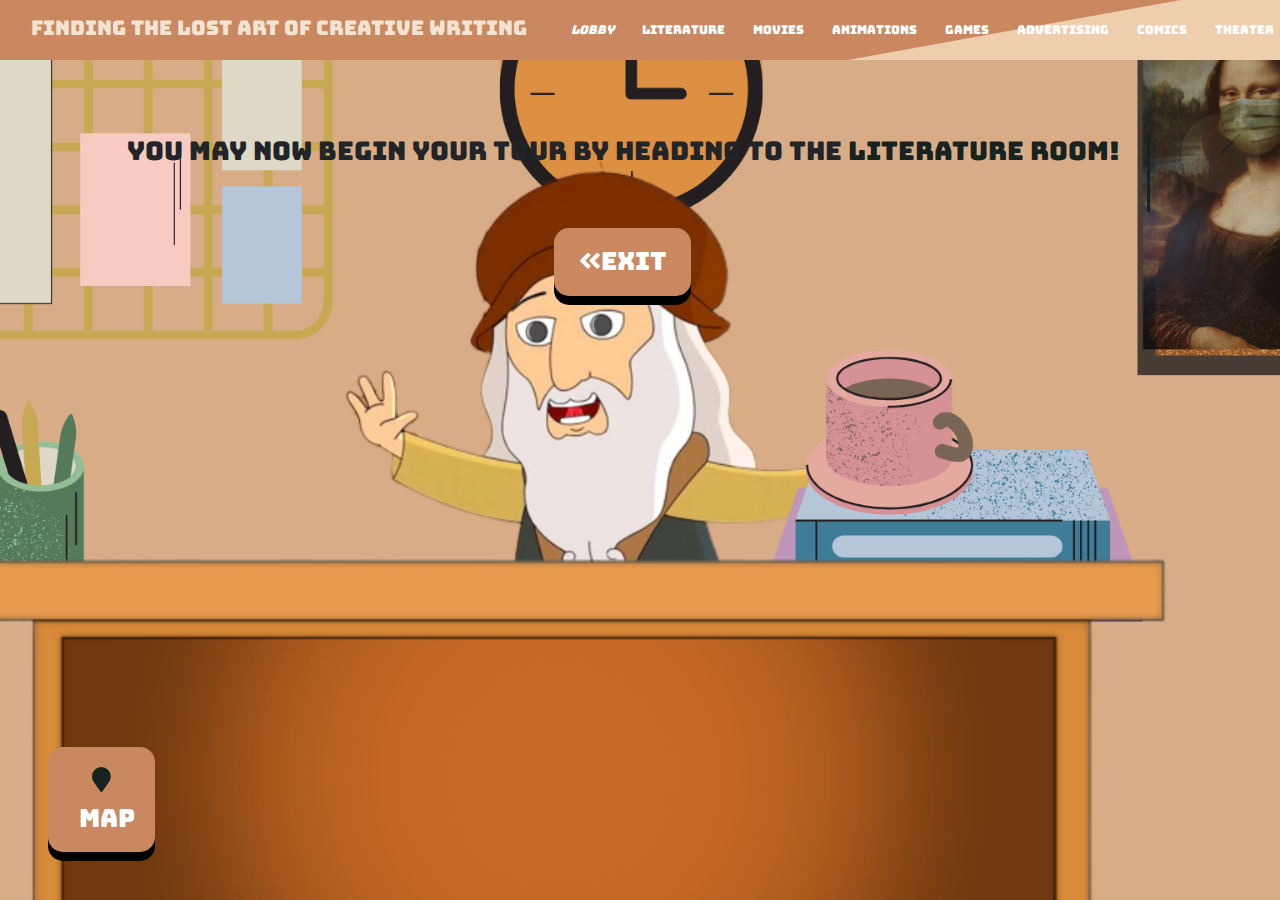
<file: lobby2.html>
<!-- 
  // require('read.php');
// ?> -->
<!doctype html>
<html lang="en">
  <head>
    <!-- Required meta tags -->
    <meta charset="utf-8">
    <meta name="viewport" content="width=device-width, initial-scale=1">
    <link rel="preconnect" href="https://fonts.googleapis.com">
    <link rel="preconnect" href="https://fonts.gstatic.com" crossorigin>
    <link href="https://fonts.googleapis.com/css2?family=Oswald:wght@500&display=swap" rel="stylesheet">
    <link rel="preconnect" href="https://fonts.googleapis.com">
    <link rel="preconnect" href="https://fonts.gstatic.com" crossorigin>
    <link href="https://fonts.googleapis.com/css2?family=Bungee&family=Oswald:wght@500&family=Titillium+Web:wght@900&display=swap" rel="stylesheet">
    <link href="https://fonts.googleapis.com/css2?family=Oswald:wght@500&display=swap" rel="stylesheet">
    <link href="https://fonts.googleapis.com/css2?family=Oswald:wght@500&family=Titillium+Web:wght@900&display=swap" rel="stylesheet">

    <!-- Bootstrap CSS -->
    <link href="https://cdn.jsdelivr.net/npm/bootstrap@5.1.3/dist/css/bootstrap.min.css" rel="stylesheet" integrity="sha384-1BmE4kWBq78iYhFldvKuhfTAU6auU8tT94WrHftjDbrCEXSU1oBoqyl2QvZ6jIW3" crossorigin="anonymous">
    <link href="https://cdnjs.cloudflare.com/ajax/libs/font-awesome/5.10.0/css/all.min.css" rel="stylesheet">
    <link rel="stylesheet" href="https://stackpath.bootstrapcdn.com/bootstrap/4.3.1/css/bootstrap.min.css" integrity="sha384-ggOyR0iXCbMQv3Xipma34MD+dH/1fQ784/j6cY/iJTQUOhcWr7x9JvoRxT2MZw1T" crossorigin="anonymous">
    <script src="https://code.jquery.com/jquery-3.3.1.slim.min.js" integrity="sha384-q8i/X+965DzO0rT7abK41JStQIAqVgRVzpbzo5smXKp4YfRvH+8abtTE1Pi6jizo" crossorigin="anonymous"></script>
    <script src="https://cdnjs.cloudflare.com/ajax/libs/popper.js/1.14.7/umd/popper.min.js" integrity="sha384-UO2eT0CpHqdSJQ6hJty5KVphtPhzWj9WO1clHTMGa3JDZwrnQq4sF86dIHNDz0W1" crossorigin="anonymous"></script>
    <script src="https://stackpath.bootstrapcdn.com/bootstrap/4.3.1/js/bootstrap.min.js" integrity="sha384-JjSmVgyd0p3pXB1rRibZUAYoIIy6OrQ6VrjIEaFf/nJGzIxFDsf4x0xIM+B07jRM" crossorigin="anonymous"></script>
    <script src="js.js"></script>
    <link rel="stylesheet" href="style.css">

    <title>FINDING THE LOST ART OF CREATIVE WRITING</title>
  </head>
  <header>
      <!-- <h3 class="text-center">FINDING THE LOST ART OF CREATIVE WRITING</h3> -->
  

      <nav class="navbar navbar-expand-lg navbar-red navbar-dark">
        <div class="wrapper">
          
        </div>
  <div class="container-fluid all-show">
    <a class="navbar-brand" href="index.html" style="color: #f3e3d3;">Finding the lost art of creative writing<i class="fa fa-codepen"></i></a>
    <button class="navbar-toggler" type="button" data-toggle="collapse" data-target="#navbarSupportedContent" aria-controls="navbarSupportedContent" aria-expanded="false" aria-label="Toggle navigation">
      <span class="navbar-toggler-icon"></span>
    </button>
    <div class="collapse navbar-collapse" id="navbarSupportedContent">
     
      <ul class="navbar-nav mr-auto mb-2 mb-lg-0">
        <li class="nav-item">
          <a class="nav-link active" style=" font-style: italic;" aria-current="page" href="#">Lobby</a>
        </li>
        <li class="nav-item" >
          <a class="nav-link"  href="literatureroom.html">Literature</a>
        </li>

        <li class="nav-item">
          <a class="nav-link" href="#">Movies</a>
        </li>

        <li class="nav-item">
          <a class="nav-link" href="#">Animations</a>
        </li>

        <li class="nav-item">
          <a class="nav-link" href="#">Games</a>
        </li>
        
        <li class="nav-item">
          <a class="nav-link" href="#">Advertising</a>
        </li>

        <li class="nav-item">
          <a class="nav-link" href="#">Comics</a>
        </li>

        <li class="nav-item">
          <a class="nav-link" href="theater.html">Theater</a>
        </li>

        <li class="nav-item">
          <a class="nav-link" href="workshop.html">Workshop</a>
        </li>

        <li class="nav-item">
          <a class="nav-link" href="#">Activity </a>
        </li>

        
        
      </ul>
      <div class="d-flex flex-column sim">

        <!-- <span>1 item added to your quote</span>
        <small class="text-primary">view your quote</small> -->
        
      </div>
    </div>
  </div>
</nav>

  </header>
  <body  style="background-image: url('davin2.png'); height: auto; background-attachment:fixed; background-repeat: no-repeat; ">
  <script>
    $(document).ready(function(){
        $("#myModal").modal('show');
    });

    $('.expandHome').mouseover(function() {
  $('.sub-home').css({
        'display': 'block'
    }); 
});
$('.subnavbtn').mouseover(function() {
  $('.sub-home').css({
        'display': 'none'
    }); 
});

$(document).ready(function(){
        $("#myModal1").modal('show');
    });

    $('.expandHome').mouseover(function() {
  $('.sub-home').css({
        'display': 'block'
    }); 
});
$('.subnavbtn').mouseover(function() {
  $('.sub-home').css({
        'display': 'none'
    }); 
});

$('#trapezoid').mouseleave(function() {
  $('#trapezoid').css({
        'margin-top': '-53px'
    }); 
    $('.sub-home').css({
        'display': 'none'
    }); 
}).mouseenter(function() {
  $('#trapezoid').css({
        'margin-top': '0px'
    }); 
});
    
$(document).ready(function() {
            $(".menu-icon").on("click", function() {
                  $("nav ul").toggleClass("showing");
            });
      });

      // Scrolling Effect

      $(window).on("scroll", function() {
            if($(window).scrollTop()) {
                  $('nav').addClass('black');
            }

            else {
                  $('nav').removeClass('black');
            }
      })

// Select all elements with data-toggle="popover" in the document
$('[data-toggle="popover"]').popover();

// Select a specified element
$('#myPopover').popover();
</script>
<style>
  *{
    margin: 0;
    padding: 0;
  }
.boton4 {
  border-radius: 55%;
  width: auto;
  height: auto;
  padding: 15px 25px;
  font-size: 25px;
  text-align: center;
  cursor: pointer;
  outline: none;
  color: #fff;
  background-color: #c98860;
  border: none;
  border-radius: 15px;
  box-shadow: 0 9px rgb(0, 0, 0);
  font-family: Bungee;
}

.boton4:hover {background-color: #60a3e9}

.boton4:active {
  background-color: #6a6eb7;
  box-shadow: 0 5px rgb(0, 0, 0);
  transform: translateY(4px);
}
.boton3 {
  border-radius: 55%;
  width: auto;
  height: auto;
  padding: 15px 25px;
  font-size: 25px;
  text-align: center;
  cursor: pointer;
  outline: none;
  color: #fff;
  background-color: #c98860;
  border: none;
  border-radius: 15px;
  box-shadow: 0 9px rgb(0, 0, 0);
  font-family: Bungee;
}

.boton3:hover {background-color: #60a3e9}

.boton3:active {
  background-color: #6a6eb7;
  box-shadow: 0 5px rgb(0, 0, 0);
  transform: translateY(4px);
}
.boton5{
  border-radius: 55%;
  width: auto;
  height: auto;
  padding: 15px 25px;
  font-size: 25px;
  text-align: center;
  cursor: pointer;
  outline: none;
  color: #fff;
  background-color: #c98860;
  border: none;
  border-radius: 15px;
  box-shadow: 0 9px rgb(0, 0, 0);
  font-family: Bungee;
}

.boton5:hover {background-color: #60a3e9}

.boton5:active {
  background-color: #6a6eb7;
  box-shadow: 0 5px rgb(0, 0, 0);
  transform: translateY(4px);

  
}

h1 {
  text-align: center;
  text-transform: uppercase;
  color: white;
  font-family: Bungee;
  font-size: 90px;
  line-height: 90px;
  letter-spacing: 15px;
  text-shadow: 0 1px 0 #efefef,
               0 2px 0 #efefef,
               0 3px 0 #efefef,
               0 4px 0 #efefef,
               0 30px 5px rgba(0, 0, 0, 0.1);
  animation: swing 3s linear infinite alternate;
}

@keyframes swing {
  from {
    transform: rotate(5deg);
  }
  to {
    transform: rotate(-5deg);
  }
}

.flier {
	pointer-events: none;
}

.flier > * {
/* Adjust animation duration to change the element’s speed */
        animation: fly 50s linear infinite;
        pointer-events: none !important;
	top: 0;
	left: 0;
	transform: translateX(-120%) translateY(-120%) rotateZ(0);
	position: fixed;
	animation-delay: 1s;
	z-index: 999999;
}

 /* Keyframe values control where the element will begin
    and end its trajectory across the screen. Each rule
    represents a path the element follows across the screen. */


@keyframes fly {

	98.001%, 0% {
                display: block;
		transform: translateX(-200%) translateY(100vh) rotateZ(0deg)
	}

	70% {
		transform: translateX(100vw) translateY(-100%) rotateZ(180deg)
	}

	75.001%, 18% {
		transform: translateX(100vw) translateY(-30%) rotateZ(0deg)
	}

	80% {
		transform: translateX(-200%) translateY(3vh) rotateZ(-180deg)
	}

	90.001%, 43% {
		transform: translateX(-200%) translateY(-100%) rotateZ(-180deg)
	}

	105% {
		transform: translateX(100vw) translateY(50vh) rotateZ(0deg)
	}

	110.001%, 68% {
		transform: translateX(20vw) translateY(-200%) rotateZ(180deg)
	}

	115% {
		transform: translateX(10vw) translateY(100vh) rotateZ(0deg)
	}
}

.boton1 {
      border-radius: 55%;
      width: auto;
      height: auto;
      padding: 15px 25px;
      font-size: 25px;
      text-align: center;
      cursor: pointer;
      outline: none;
      color: #fff;
      background-color: #c98860;
      border: none;
      border-radius: 15px;
      box-shadow: 0 9px rgb(0, 0, 0);
      font-family: Bungee;
    }
    
    .boton1:hover {background-color: #60a3e9}
    
    .boton1:active {
      background-color: #6a6eb7;
      box-shadow: 0 5px rgb(0, 0, 0);
      transform: translateY(4px);
    }

    .boton2 {
      border-radius: 55%;
      width: auto;
      height: auto;
      padding: 15px 25px;
      font-size: 25px;
      text-align: center;
      cursor: pointer;
      outline: none;
      color: #fff;
      background-color: #c98860;
      border: none;
      border-radius: 15px;
      box-shadow: 0 9px rgb(0, 0, 0);
      font-family: Bungee;
    }
    
    .boton2:hover {background-color: #60a3e9}
    
    .boton2:active {
      background-color: #6a6eb7;
      box-shadow: 0 5px rgb(0, 0, 0);
      transform: translateY(4px);
    }

    .flier {
	pointer-events: none;
}

.flier > * {
/* Adjust animation duration to change the element’s speed */
        animation: fly 50s linear infinite;
        pointer-events: none !important;
	top: 0;
	left: 0;
	transform: translateX(-120%) translateY(-120%) rotateZ(0);
	position: fixed;
	animation-delay: 1s;
	z-index: 999999;
}

 /* Keyframe values control where the element will begin
    and end its trajectory across the screen. Each rule
    represents a path the element follows across the screen. */


@keyframes fly {

	98.001%, 0% {
                display: block;
		transform: translateX(-200%) translateY(100vh) rotateZ(0deg)
	}

	70% {
		transform: translateX(100vw) translateY(-100%) rotateZ(180deg)
	}

	75.001%, 18% {
		transform: translateX(100vw) translateY(-30%) rotateZ(0deg)
	}

	80% {
		transform: translateX(-200%) translateY(3vh) rotateZ(-180deg)
	}

	90.001%, 43% {
		transform: translateX(-200%) translateY(-100%) rotateZ(-180deg)
	}

	105% {
		transform: translateX(100vw) translateY(50vh) rotateZ(0deg)
	}

	110.001%, 68% {
		transform: translateX(20vw) translateY(-200%) rotateZ(180deg)
	}

	115% {
		transform: translateX(10vw) translateY(100vh) rotateZ(0deg)
	}
}

.navbar-nav>li>a{

text-transform: uppercase;
font-size: 12px;
margin-right:12px;
color: #172321;
font-family: 'Bungee';
}


.navbar-toggler {
  padding: .20rem .50rem;
  font-size: 1.25rem;
  line-height: 1;
  background-color: transparent;
  border: 2px solid rgb(0, 0, 0);

  }

  .nav-link{

    color: #fff !important;
  }


.wrapper{
    width: 100%;
  position: absolute;
  height: 100%;
  background-color: #efcead;
  clip-path: polygon(105% 0, 100% 0, 100% 50%, 100% 100%, 71% 100%);
  transition: 2s all;
  
}

.navbar-brand{

color:#172321;
font-family: 'Bungee';
margin-bottom: 4px;
font-size: 20px;
}

.navbar-red:hover .wrapper{

clip-path: polygon(91% 0, 100% 0, 100% 50%, 100% 100%, 65% 100%);

}

.navbar-brand:hover{

color:#fff;

}

.navbar-red{

background-color: #c98860 ;
color: #fff;
border-radius: 0px;

}

.all-show{

z-index: 10;
}

.typed-out{
  overflow: hidden;
  border-right: .15em solid #172321;
  white-space: nowrap;
  animation: typing 2.5s steps(50, end) forwards;
  font-size: 1.6rem;
  width: 5;
  height: 80px;
  font-family: 'Bungee';
}
@keyframes typing {
  from { width: 0 }
  to { width: 100% }
}

.nav-item{
  color: #f3e3d3;
}

</style>

<!-- <div class="modal fade" id="myModal1" tabindex="-1" role="dialog" aria-labelledby="exampleModalLabel" aria-hidden="true">
    <div class="modal-dialog" role="document">
      <div class="modal-content">
        <div class="modal-header">
          <h5 class="modal-title" id="exampleModalLabel" style="font-family: 'Bungee';"><i class="fa fa-map-marker" aria-hidden="true" style="color: #ffd500;"></i> Lobby</h5>
          </button>
        </div>
        <div class="modal-body" style="font-family: 'Bungee'; color: #c98860;">
            Great! By pressing the "next room" button, you may now begin your tour by heading to the Literature room.
        </div>
        <div class="modal-footer">
            <a class="btn close text-muted" data-dismiss="modal" style="font-family: Bungee;">Continue</a>
        </div>
      </div>
    </div>
  </div> -->

  <!-- <div class="flier">
    <a href="" style="font-family: 'Bungee'; color: #c98860;">
        <i class="fa fa-map-marker" aria-hidden="true" style="color: #ffd500;"></i>  LOBBY
   </a>
  </div> -->

      <section class="mt-4 py-5 mb-5">
       <div class="container">
        <div class="column">
          <div class="row col-lg-12 d-flex justify-content-center">
            <div class="col-md-12">
                <p class="text-center typed-out">You may now begin your tour by heading to the 
                  <a href="museum.html" class=" text-center" style="color: #172321;">
                    Literature room!
                  </a>
                  <!-- <a href="museum.html" class="btn text-center boton1 btn-default" style="">
                    Literature room!
                  </a> -->
                </p>
            </div>
            <div class="row col-md-12 d-flex justify-content-center">
              <a href="index.html" class=" text-center  btn-default" style="float: left; margin-right: 5px;"></a>
          </div>
          
            <div class="row col-md-12 d-flex justify-content-center">
                <a href="index.html" class="btn text-center boton1 btn-default" style="float: left; margin-right: 5px;"><i class="fa fa-angle-double-left"></i>EXIT</a>
            </div>
            <div class="col-sm-6 mb-3 d-flex justify-content-start ">
              <!-- <a href="mapo2.png" class="fixed-bottom ml-5 mb-5 justify-content-start"> -->
                  <button type="button" class=" col-sm-1 btn boton1 fixed-bottom ml-5 mb-5 justify-content-start" data-toggle="modal" data-target="#exampleModal"><i style="color: #172321;" class="fa fa-map-marker"></i>&nbspMap</button>
              <!-- </a> -->
              <div id="exampleModal" class="modal fade ml-4 mb-4">
                <div class="modal-header">  
                    <span aria-hidden="true">&times;</span> 
                    <a href="literatureroom.html" class="btn btn-warning" style="font-family: 'Bungee';">Close</a>
                </div>
                <div class="modal-content">
                    <div class="modal-body">
                      <img class="img-fluid" src="e (11).png" style="width:auto">
                    </div>
                </div>
              </div>
              
          </div> 
          </div>
        </div>
       </div>
      </section> 
                    <!-- <a href="index.html" class="btn text-center boton1 btn-default" style="float: left; margin-right: 5px;"><i class="fa fa-angle-double-left"></i>EXIT</a> -->

      
  </body>
</html>
</file>
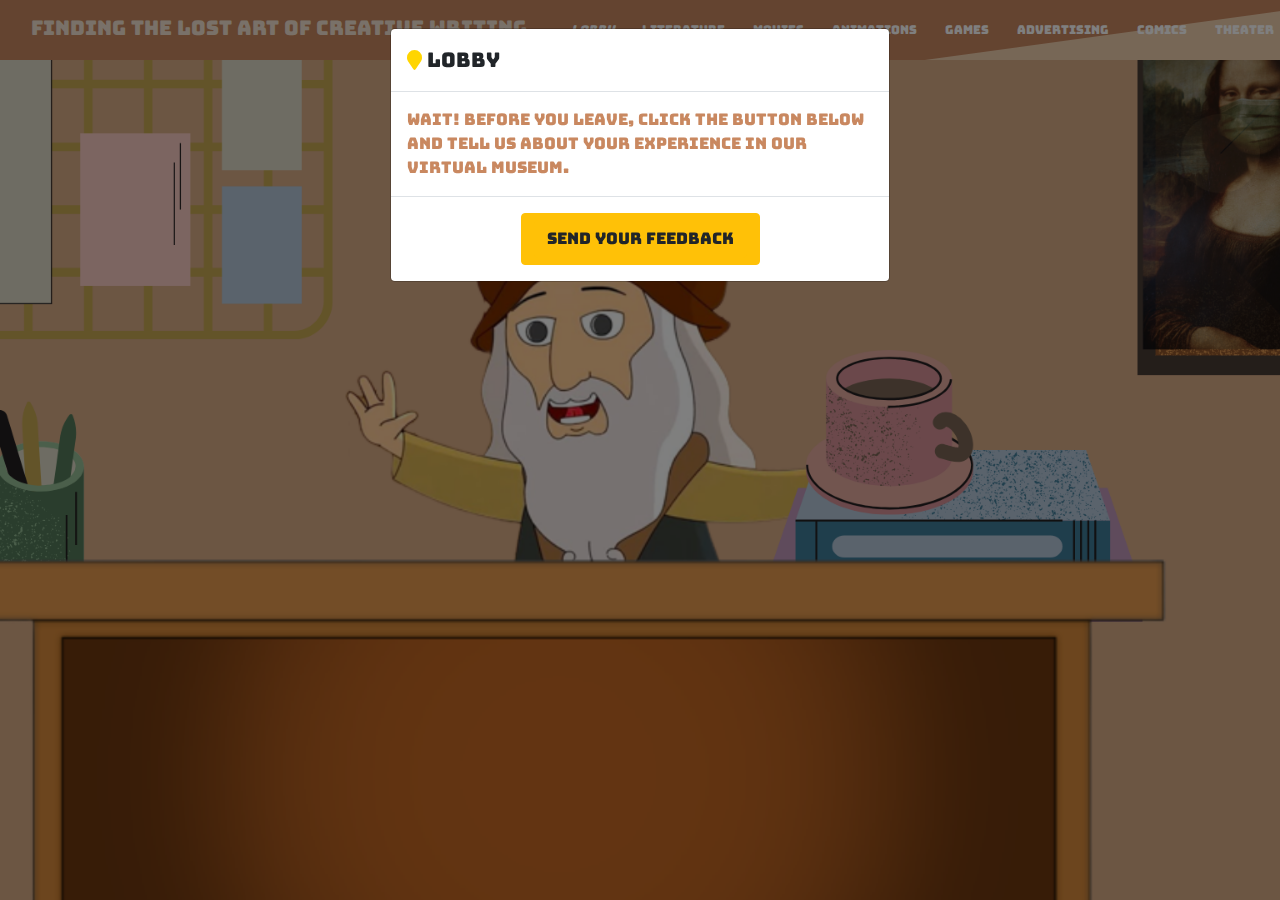
<file: lobby3.html>
<!-- 
  // require('read.php');
// ?> -->
<!doctype html>
<html lang="en">
  <head>
    <!-- Required meta tags -->
    <meta charset="utf-8">
    <meta name="viewport" content="width=device-width, initial-scale=1">
    <link rel="preconnect" href="https://fonts.googleapis.com">
    <link rel="preconnect" href="https://fonts.gstatic.com" crossorigin>
    <link href="https://fonts.googleapis.com/css2?family=Oswald:wght@500&display=swap" rel="stylesheet">
    <link rel="preconnect" href="https://fonts.googleapis.com">
    <link rel="preconnect" href="https://fonts.gstatic.com" crossorigin>
    <link href="https://fonts.googleapis.com/css2?family=Bungee&family=Oswald:wght@500&family=Titillium+Web:wght@900&display=swap" rel="stylesheet">
    <link href="https://fonts.googleapis.com/css2?family=Oswald:wght@500&display=swap" rel="stylesheet">
    <link href="https://fonts.googleapis.com/css2?family=Oswald:wght@500&family=Titillium+Web:wght@900&display=swap" rel="stylesheet">

    <!-- Bootstrap CSS -->
    <link href="https://cdn.jsdelivr.net/npm/bootstrap@5.1.3/dist/css/bootstrap.min.css" rel="stylesheet" integrity="sha384-1BmE4kWBq78iYhFldvKuhfTAU6auU8tT94WrHftjDbrCEXSU1oBoqyl2QvZ6jIW3" crossorigin="anonymous">
    <link href="https://cdnjs.cloudflare.com/ajax/libs/font-awesome/5.10.0/css/all.min.css" rel="stylesheet">
    <link rel="stylesheet" href="https://stackpath.bootstrapcdn.com/bootstrap/4.3.1/css/bootstrap.min.css" integrity="sha384-ggOyR0iXCbMQv3Xipma34MD+dH/1fQ784/j6cY/iJTQUOhcWr7x9JvoRxT2MZw1T" crossorigin="anonymous">
    <script src="https://code.jquery.com/jquery-3.3.1.slim.min.js" integrity="sha384-q8i/X+965DzO0rT7abK41JStQIAqVgRVzpbzo5smXKp4YfRvH+8abtTE1Pi6jizo" crossorigin="anonymous"></script>
    <script src="https://cdnjs.cloudflare.com/ajax/libs/popper.js/1.14.7/umd/popper.min.js" integrity="sha384-UO2eT0CpHqdSJQ6hJty5KVphtPhzWj9WO1clHTMGa3JDZwrnQq4sF86dIHNDz0W1" crossorigin="anonymous"></script>
    <script src="https://stackpath.bootstrapcdn.com/bootstrap/4.3.1/js/bootstrap.min.js" integrity="sha384-JjSmVgyd0p3pXB1rRibZUAYoIIy6OrQ6VrjIEaFf/nJGzIxFDsf4x0xIM+B07jRM" crossorigin="anonymous"></script>
    <script src="js.js"></script>
    <link rel="stylesheet" href="style.css">

    <title>FINDING THE LOST ART OF CREATIVE WRITING</title>
  </head>
  <header>
      <!-- <h3 class="text-center">FINDING THE LOST ART OF CREATIVE WRITING</h3> -->
      <nav class="navbar navbar-expand-lg navbar-red navbar-dark fixed-top">
        <div class="wrapper">
          
        </div>
  <div class="container-fluid all-show">
    <a class="navbar-brand" href="index.html" style="color: #f3e3d3;">Finding the lost art of creative writing<i class="fa fa-codepen"></i></a>
    <button class="navbar-toggler" type="button" data-toggle="collapse" data-target="#navbarSupportedContent" aria-controls="navbarSupportedContent" aria-expanded="false" aria-label="Toggle navigation">
      <span class="navbar-toggler-icon"></span>
    </button>
    <div class="collapse navbar-collapse" id="navbarSupportedContent">
     
      <ul class="navbar-nav mr-auto mb-2 mb-lg-0">
        <li class="nav-item">
          <a class="nav-link active" style=" font-style: italic;" aria-current="page" href="#">Lobby</a>
        </li>
        <li class="nav-item" >
          <a class="nav-link"  href="literatureroom.html">Literature</a>
        </li>

        <li class="nav-item">
          <a class="nav-link" href="2nd.html">Movies</a>
        </li>

        <li class="nav-item">
          <a class="nav-link" href="#">Animations</a>
        </li>

        <li class="nav-item">
          <a class="nav-link" href="#">Games</a>
        </li>
        
        <li class="nav-item">
          <a class="nav-link" href="#">Advertising</a>
        </li>

        <li class="nav-item">
          <a class="nav-link" href="#">Comics</a>
        </li>

        <li class="nav-item">
          <a class="nav-link" href="theater.html">Theater</a>
        </li>

        <li class="nav-item">
          <a class="nav-link" href="workshop.html">Workshop</a>
        </li>

        <li class="nav-item">
          <a class="nav-link" href="#">Activity </a>
        </li>

        
        
      </ul>
      <div class="d-flex flex-column sim">

        <!-- <span>1 item added to your quote</span>
        <small class="text-primary">view your quote</small> -->
        
      </div>
    </div>
  </div>
</nav>
  <nav id="navbar-primary" class="navbar navbar-default " role="navigation">
  <div class="container-fluid">
    <!-- Brand and toggle get grouped for better mobile display -->
    <div class="navbar-header">
      <div class="justify-contents-center">
      <!-- <h1 class="text-center ml-4" style="font-family: Bungee; font-size: 130%; color: #172321;">FINDING THE LOST ART OF CREATIVE WRITING</h1> -->
      </div>
    </div>
  </div><!-- /.container-fluid -->
</nav>
  </header>
  <body  style="background-image: url('davin2.png'); height: auto; background-attachment:fixed; background-repeat: no-repeat; ">
  <script>
    $(document).ready(function(){
        $("#myModal").modal('show');
    });

    $('.expandHome').mouseover(function() {
  $('.sub-home').css({
        'display': 'block'
    }); 
});
$('.subnavbtn').mouseover(function() {
  $('.sub-home').css({
        'display': 'none'
    }); 
});

$(document).ready(function(){
        $("#myModal1").modal('show');
    });

    $('.expandHome').mouseover(function() {
  $('.sub-home').css({
        'display': 'block'
    }); 
});
$('.subnavbtn').mouseover(function() {
  $('.sub-home').css({
        'display': 'none'
    }); 
});

$('#trapezoid').mouseleave(function() {
  $('#trapezoid').css({
        'margin-top': '-53px'
    }); 
    $('.sub-home').css({
        'display': 'none'
    }); 
}).mouseenter(function() {
  $('#trapezoid').css({
        'margin-top': '0px'
    }); 
});
    
$(document).ready(function() {
            $(".menu-icon").on("click", function() {
                  $("nav ul").toggleClass("showing");
            });
      });

      // Scrolling Effect

      $(window).on("scroll", function() {
            if($(window).scrollTop()) {
                  $('nav').addClass('black');
            }

            else {
                  $('nav').removeClass('black');
            }
      })

// Select all elements with data-toggle="popover" in the document
$('[data-toggle="popover"]').popover();

// Select a specified element
$('#myPopover').popover();
</script>
<style>
  *{
    margin: 0;
    padding: 0;
  }
.boton4 {
  border-radius: 55%;
  width: auto;
  height: auto;
  padding: 15px 25px;
  font-size: 25px;
  text-align: center;
  cursor: pointer;
  outline: none;
  color: #fff;
  background-color: #c98860;
  border: none;
  border-radius: 15px;
  box-shadow: 0 9px rgb(0, 0, 0);
  font-family: Bungee;
}

.boton4:hover {background-color: #60a3e9}

.boton4:active {
  background-color: #6a6eb7;
  box-shadow: 0 5px rgb(0, 0, 0);
  transform: translateY(4px);
}
.boton3 {
  border-radius: 55%;
  width: auto;
  height: auto;
  padding: 15px 25px;
  font-size: 25px;
  text-align: center;
  cursor: pointer;
  outline: none;
  color: #fff;
  background-color: #c98860;
  border: none;
  border-radius: 15px;
  box-shadow: 0 9px rgb(0, 0, 0);
  font-family: Bungee;
}

.boton3:hover {background-color: #60a3e9}

.boton3:active {
  background-color: #6a6eb7;
  box-shadow: 0 5px rgb(0, 0, 0);
  transform: translateY(4px);
}
.boton5{
  border-radius: 55%;
  width: auto;
  height: auto;
  padding: 15px 25px;
  font-size: 25px;
  text-align: center;
  cursor: pointer;
  outline: none;
  color: #fff;
  background-color: #c98860;
  border: none;
  border-radius: 15px;
  box-shadow: 0 9px rgb(0, 0, 0);
  font-family: Bungee;
}

.boton5:hover {background-color: #60a3e9}

.boton5:active {
  background-color: #6a6eb7;
  box-shadow: 0 5px rgb(0, 0, 0);
  transform: translateY(4px);

  
}

h1 {
  text-align: center;
  text-transform: uppercase;
  color: white;
  font-family: Bungee;
  font-size: 90px;
  line-height: 90px;
  letter-spacing: 15px;
  text-shadow: 0 1px 0 #efefef,
               0 2px 0 #efefef,
               0 3px 0 #efefef,
               0 4px 0 #efefef,
               0 30px 5px rgba(0, 0, 0, 0.1);
  animation: swing 3s linear infinite alternate;
}

@keyframes swing {
  from {
    transform: rotate(5deg);
  }
  to {
    transform: rotate(-5deg);
  }
}

.flier {
	pointer-events: none;
}

.flier > * {
/* Adjust animation duration to change the element’s speed */
        animation: fly 50s linear infinite;
        pointer-events: none !important;
	top: 0;
	left: 0;
	transform: translateX(-120%) translateY(-120%) rotateZ(0);
	position: fixed;
	animation-delay: 1s;
	z-index: 999999;
}

 /* Keyframe values control where the element will begin
    and end its trajectory across the screen. Each rule
    represents a path the element follows across the screen. */


@keyframes fly {

	98.001%, 0% {
                display: block;
		transform: translateX(-200%) translateY(100vh) rotateZ(0deg)
	}

	70% {
		transform: translateX(100vw) translateY(-100%) rotateZ(180deg)
	}

	75.001%, 18% {
		transform: translateX(100vw) translateY(-30%) rotateZ(0deg)
	}

	80% {
		transform: translateX(-200%) translateY(3vh) rotateZ(-180deg)
	}

	90.001%, 43% {
		transform: translateX(-200%) translateY(-100%) rotateZ(-180deg)
	}

	105% {
		transform: translateX(100vw) translateY(50vh) rotateZ(0deg)
	}

	110.001%, 68% {
		transform: translateX(20vw) translateY(-200%) rotateZ(180deg)
	}

	115% {
		transform: translateX(10vw) translateY(100vh) rotateZ(0deg)
	}
}

.boton1 {
      border-radius: 55%;
      width: auto;
      height: auto;
      padding: 15px 25px;
      font-size: 25px;
      text-align: center;
      cursor: pointer;
      outline: none;
      color: #fff;
      background-color: #c98860;
      border: none;
      border-radius: 15px;
      box-shadow: 0 9px rgb(0, 0, 0);
      font-family: Bungee;
    }
    
    .boton1:hover {background-color: #60a3e9}
    
    .boton1:active {
      background-color: #6a6eb7;
      box-shadow: 0 5px rgb(0, 0, 0);
      transform: translateY(4px);
    }

    .boton2 {
      border-radius: 55%;
      width: auto;
      height: auto;
      padding: 15px 25px;
      font-size: 25px;
      text-align: center;
      cursor: pointer;
      outline: none;
      color: #fff;
      background-color: #c98860;
      border: none;
      border-radius: 15px;
      box-shadow: 0 9px rgb(0, 0, 0);
      font-family: Bungee;
    }
    
    .boton2:hover {background-color: #60a3e9}
    
    .boton2:active {
      background-color: #6a6eb7;
      box-shadow: 0 5px rgb(0, 0, 0);
      transform: translateY(4px);
    }

    .flier {
	pointer-events: none;
}

.flier > * {
/* Adjust animation duration to change the element’s speed */
        animation: fly 50s linear infinite;
        pointer-events: none !important;
	top: 0;
	left: 0;
	transform: translateX(-120%) translateY(-120%) rotateZ(0);
	position: fixed;
	animation-delay: 1s;
	z-index: 999999;
}

 /* Keyframe values control where the element will begin
    and end its trajectory across the screen. Each rule
    represents a path the element follows across the screen. */


@keyframes fly {

	98.001%, 0% {
                display: block;
		transform: translateX(-200%) translateY(100vh) rotateZ(0deg)
	}

	70% {
		transform: translateX(100vw) translateY(-100%) rotateZ(180deg)
	}

	75.001%, 18% {
		transform: translateX(100vw) translateY(-30%) rotateZ(0deg)
	}

	80% {
		transform: translateX(-200%) translateY(3vh) rotateZ(-180deg)
	}

	90.001%, 43% {
		transform: translateX(-200%) translateY(-100%) rotateZ(-180deg)
	}

	105% {
		transform: translateX(100vw) translateY(50vh) rotateZ(0deg)
	}

	110.001%, 68% {
		transform: translateX(20vw) translateY(-200%) rotateZ(180deg)
	}

	115% {
		transform: translateX(10vw) translateY(100vh) rotateZ(0deg)
	}
}


.nav-item{
  color: #f3e3d3;
}

.navbar-nav>li>a{

text-transform: uppercase;
font-size: 12px;
margin-right:12px;
color: #172321;
font-family: 'Bungee';
}


.navbar-toggler {
  padding: .20rem .50rem;
  font-size: 1.25rem;
  line-height: 1;
  background-color: transparent;
  border: 2px solid rgb(0, 0, 0);

  }

  .nav-link{

    color: #fff !important;
  }


.wrapper{
    width: 100%;
  position: absolute;
  height: 100%;
  background-color: #efcead;
  clip-path: polygon(105% 0, 100% 0, 100% 50%, 100% 100%, 71% 100%);
  transition: 2s all;
  
}

.navbar-brand{

color:#172321;
font-family: 'Bungee';
margin-bottom: 4px;
font-size: 20px;
}

.navbar-red:hover .wrapper{

clip-path: polygon(91% 0, 100% 0, 100% 50%, 100% 100%, 65% 100%);

}

.navbar-brand:hover{

color:#fff;

}

.navbar-red{

background-color: #c98860 ;
color: #fff;
border-radius: 0px;

}

.all-show{

z-index: 10;
}


</style>

<div class="modal fade" id="myModal1" tabindex="-1" role="dialog" aria-labelledby="exampleModalLabel" aria-hidden="true">
    <div class="modal-dialog" role="document">
      <div class="modal-content">
        <div class="modal-header">
          <h5 class="modal-title" id="exampleModalLabel" style="font-family: 'Bungee';"><i class="fa fa-map-marker" aria-hidden="true" style="color: #ffd500;"></i> Lobby</h5>
          </button>
        </div>
        <div class="modal-body" style="font-family: 'Bungee'; color: #c98860;">
            Wait! before you leave, click the button below and tell us about your experience in our virtual museum.
        </div>
        <div class="modal-footer d-flex justify-content-center">
            <a class="btn btn-warning">
                <button class="btn btn-warning" data-dismiss="modal" style="font-family: Bungee;">SEND YOUR FEEDBACK</button>
            </a>
        </div>
      </div>
    </div>
  </div>

  <!-- <div class="flier">
    <a href="" style="font-family: 'Bungee'; color: #c98860;">
        <i class="fa fa-map-marker" aria-hidden="true" style="color: #ffd500;"></i>  LOBBY
   </a>
  </div> -->

      <section class="mt-4 py-5 mb-5">
       <div class="container">
           <div class="row">
               <div class="col-sm-12 col-lg-12 justify-content-center">
                <div class="row col-md-12 d-flex justify-content-center">
                  <a href="index.html" class="btn text-center boton1 btn-default" style="float: left; margin-right: 5px;"><i class="fa fa-angle-double-left"></i>EXIT</a>
              </div>
                <!-- <div class="col text-center d-flex justify-content-center">                 
                    <a href="index.html" class="btn text-center boton1 btn-default" style="float: left; margin-right: 5px;"><i class="fa fa-angle-double-left"></i>EXIT</a>
                    <a href="museum.html" class="btn text-center boton2 btn-default" style="float: right;">NEXT ROOM<i class="fa fa-angle-double-right"></i></a>
                  </div> -->
                   <!-- <a href="" class="">
                    <img src="Edisonguider-removebg-preview.png" alt="" class="img-fluid">
                   </a> -->
               </div>     
                <!-- Button trigger modal -->

              
           </div>
       </div>
      </section> 

      
  </body>
</html>
</file>
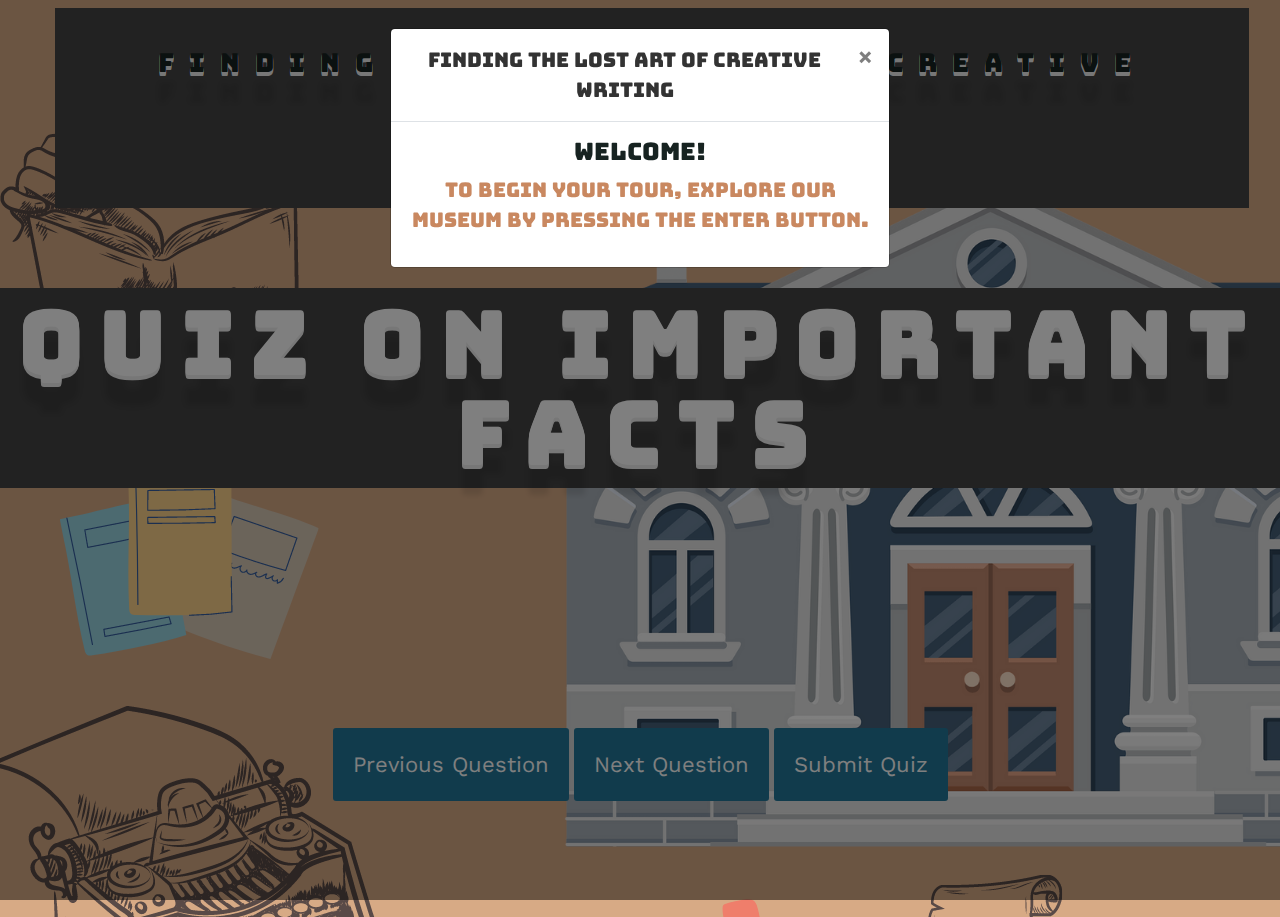
<file: quiz.html>
<!-- 
  // require('read.php');
// ?> -->
<!doctype html>
<html lang="en">
  <head>
    <!-- Required meta tags -->
    <meta charset="utf-8">
    <meta name="viewport" content="width=device-width, initial-scale=1">
    <link rel="preconnect" href="https://fonts.googleapis.com">
    <link rel="preconnect" href="https://fonts.gstatic.com" crossorigin>
    <link href="https://fonts.googleapis.com/css2?family=Oswald:wght@500&display=swap" rel="stylesheet">
    <link rel="preconnect" href="https://fonts.googleapis.com">
    <link rel="preconnect" href="https://fonts.gstatic.com" crossorigin>
    <link href="https://fonts.googleapis.com/css2?family=Bungee&family=Oswald:wght@500&family=Titillium+Web:wght@900&display=swap" rel="stylesheet">
    <link href="https://fonts.googleapis.com/css2?family=Oswald:wght@500&display=swap" rel="stylesheet">
    <link href="https://fonts.googleapis.com/css2?family=Oswald:wght@500&family=Titillium+Web:wght@900&display=swap" rel="stylesheet">

    <!-- Bootstrap CSS -->
    <link href="https://cdn.jsdelivr.net/npm/bootstrap@5.1.3/dist/css/bootstrap.min.css" rel="stylesheet" integrity="sha384-1BmE4kWBq78iYhFldvKuhfTAU6auU8tT94WrHftjDbrCEXSU1oBoqyl2QvZ6jIW3" crossorigin="anonymous">
    <link href="https://cdnjs.cloudflare.com/ajax/libs/font-awesome/5.10.0/css/all.min.css" rel="stylesheet">
    <link rel="stylesheet" href="https://stackpath.bootstrapcdn.com/bootstrap/4.3.1/css/bootstrap.min.css" integrity="sha384-ggOyR0iXCbMQv3Xipma34MD+dH/1fQ784/j6cY/iJTQUOhcWr7x9JvoRxT2MZw1T" crossorigin="anonymous">
    <script src="https://code.jquery.com/jquery-3.3.1.slim.min.js" integrity="sha384-q8i/X+965DzO0rT7abK41JStQIAqVgRVzpbzo5smXKp4YfRvH+8abtTE1Pi6jizo" crossorigin="anonymous"></script>
    <script src="https://cdnjs.cloudflare.com/ajax/libs/popper.js/1.14.7/umd/popper.min.js" integrity="sha384-UO2eT0CpHqdSJQ6hJty5KVphtPhzWj9WO1clHTMGa3JDZwrnQq4sF86dIHNDz0W1" crossorigin="anonymous"></script>
    <script src="https://stackpath.bootstrapcdn.com/bootstrap/4.3.1/js/bootstrap.min.js" integrity="sha384-JjSmVgyd0p3pXB1rRibZUAYoIIy6OrQ6VrjIEaFf/nJGzIxFDsf4x0xIM+B07jRM" crossorigin="anonymous"></script>
    <script src="js.js"></script>
    <link rel="stylesheet" href="style2.css">

    <title>FINDING THE LOST ART OF CREATIVE WRITING</title>
  </head>
  <header>
      <!-- <h3 class="text-center">FINDING THE LOST ART OF CREATIVE WRITING</h3> -->
  <nav id="navbar-primary" class="navbar navbar-default " role="navigation">
  <div class="container-fluid">
    <!-- Brand and toggle get grouped for better mobile display -->
    <div class="navbar-header">
      <div class="justify-contents-center">
      <h1 class="text-center ml-4" style="font-family: Bungee; font-size: 130%; color: #172321;">FINDING THE LOST ART OF CREATIVE WRITING</h1>
      </div>
    </div>
  </div><!-- /.container-fluid -->
</nav>
  </header>
  <body  style="background-image: url('BG2.png'); height: auto; background-attachment: scroll;">
  <script>
    $(document).ready(function(){
        $("#myModal").modal('show');
    });

    $('.expandHome').mouseover(function() {
  $('.sub-home').css({
        'display': 'block'
    }); 
});
$('.subnavbtn').mouseover(function() {
  $('.sub-home').css({
        'display': 'none'
    }); 
});

$('#trapezoid').mouseleave(function() {
  $('#trapezoid').css({
        'margin-top': '-53px'
    }); 
    $('.sub-home').css({
        'display': 'none'
    }); 
}).mouseenter(function() {
  $('#trapezoid').css({
        'margin-top': '0px'
    }); 
});
    
$(document).ready(function() {
            $(".menu-icon").on("click", function() {
                  $("nav ul").toggleClass("showing");
            });
      });

      // Scrolling Effect

      $(window).on("scroll", function() {
            if($(window).scrollTop()) {
                  $('nav').addClass('black');
            }

            else {
                  $('nav').removeClass('black');
            }
      })

      (function(){
  function buildQuiz(){
    // variable to store the HTML output
    const output = [];

    // for each question...
    myQuestions.forEach(
      (currentQuestion, questionNumber) => {

        // variable to store the list of possible answers
        const answers = [];

        // and for each available answer...
        for(letter in currentQuestion.answers){

          // ...add an HTML radio button
          answers.push(
            `<label>
              <input type="radio" name="question${questionNumber}" value="${letter}">
              ${letter} :
              ${currentQuestion.answers[letter]}
            </label>`
          );
        }

        // add this question and its answers to the output
        output.push(
          `<div class="question"> ${currentQuestion.question} </div>
          <div class="answers"> ${answers.join('')} </div>`
        );
      }
    );

    // finally combine our output list into one string of HTML and put it on the page
    quizContainer.innerHTML = output.join('');
  }

  function showResults(){

    // gather answer containers from our quiz
    const answerContainers = quizContainer.querySelectorAll('.answers');

    // keep track of user's answers
    let numCorrect = 0;

    // for each question...
    myQuestions.forEach( (currentQuestion, questionNumber) => {

      // find selected answer
      const answerContainer = answerContainers[questionNumber];
      const selector = `input[name=question${questionNumber}]:checked`;
      const userAnswer = (answerContainer.querySelector(selector) || {}).value;

      // if answer is correct
      if(userAnswer === currentQuestion.correctAnswer){
        // add to the number of correct answers
        numCorrect++;

        // color the answers green
        answerContainers[questionNumber].style.color = 'lightgreen';
      }
      // if answer is wrong or blank
      else{
        // color the answers red
        answerContainers[questionNumber].style.color = 'red';
      }
    });

    // show number of correct answers out of total
    resultsContainer.innerHTML = `${numCorrect} out of ${myQuestions.length}`;
  }

  const quizContainer = document.getElementById('quiz');
  const resultsContainer = document.getElementById('results');
  const submitButton = document.getElementById('submit');
  const myQuestions = [
    {
      question: "Who invented JavaScript?",
      answers: {
        a: "Douglas Crockford",
        b: "Sheryl Sandberg",
        c: "Brendan Eich"
      },
      correctAnswer: "c"
    },
    {
      question: "Which one of these is a JavaScript package manager?",
      answers: {
        a: "Node.js",
        b: "TypeScript",
        c: "npm"
      },
      correctAnswer: "c"
    },
    {
      question: "Which tool can you use to ensure code quality?",
      answers: {
        a: "Angular",
        b: "jQuery",
        c: "RequireJS",
        d: "ESLint"
      },
      correctAnswer: "d"
    }
  ];

  // Kick things off
  buildQuiz();

  // Event listeners
  submitButton.addEventListener('click', showResults);
})();

</script>
<style>
  *{
    margin: 0;
    padding: 0;
  }
.boton4 {
  border-radius: 55%;
  width: auto;
  height: auto;
  padding: 15px 25px;
  font-size: 25px;
  text-align: center;
  cursor: pointer;
  outline: none;
  color: #fff;
  background-color: #c98860;
  border: none;
  border-radius: 15px;
  box-shadow: 0 9px rgb(0, 0, 0);
  font-family: Bungee;
}

.boton4:hover {background-color: #60a3e9}

.boton4:active {
  background-color: #6a6eb7;
  box-shadow: 0 5px rgb(0, 0, 0);
  transform: translateY(4px);
}
.boton3 {
  border-radius: 55%;
  width: auto;
  height: auto;
  padding: 15px 25px;
  font-size: 25px;
  text-align: center;
  cursor: pointer;
  outline: none;
  color: #fff;
  background-color: #c98860;
  border: none;
  border-radius: 15px;
  box-shadow: 0 9px rgb(0, 0, 0);
  font-family: Bungee;
}

.boton3:hover {background-color: #60a3e9}

.boton3:active {
  background-color: #6a6eb7;
  box-shadow: 0 5px rgb(0, 0, 0);
  transform: translateY(4px);
}
.boton5{
  border-radius: 55%;
  width: auto;
  height: auto;
  padding: 15px 25px;
  font-size: 25px;
  text-align: center;
  cursor: pointer;
  outline: none;
  color: #fff;
  background-color: #c98860;
  border: none;
  border-radius: 15px;
  box-shadow: 0 9px rgb(0, 0, 0);
  font-family: Bungee;
}

.boton5:hover {background-color: #60a3e9}

.boton5:active {
  background-color: #6a6eb7;
  box-shadow: 0 5px rgb(0, 0, 0);
  transform: translateY(4px);

  
}

h1 {
  text-align: center;
  text-transform: uppercase;
  color: white;
  font-family: Bungee;
  font-size: 90px;
  line-height: 90px;
  letter-spacing: 15px;
  text-shadow: 0 1px 0 #efefef,
               0 2px 0 #efefef,
               0 3px 0 #efefef,
               0 4px 0 #efefef,
               0 30px 5px rgba(0, 0, 0, 0.1);
  animation: swing 3s linear infinite alternate;
}

@keyframes swing {
  from {
    transform: rotate(5deg);
  }
  to {
    transform: rotate(-5deg);
  }
}

.flier {
	pointer-events: none;
}

.flier > * {
/* Adjust animation duration to change the element’s speed */
        animation: fly 50s linear infinite;
        pointer-events: none !important;
	top: 0;
	left: 0;
	transform: translateX(-120%) translateY(-120%) rotateZ(0);
	position: fixed;
	animation-delay: 1s;
	z-index: 999999;
}

 /* Keyframe values control where the element will begin
    and end its trajectory across the screen. Each rule
    represents a path the element follows across the screen. */


@keyframes fly {

	98.001%, 0% {
                display: block;
		transform: translateX(-200%) translateY(100vh) rotateZ(0deg)
	}

	70% {
		transform: translateX(100vw) translateY(-100%) rotateZ(180deg)
	}

	75.001%, 18% {
		transform: translateX(100vw) translateY(-30%) rotateZ(0deg)
	}

	80% {
		transform: translateX(-200%) translateY(3vh) rotateZ(-180deg)
	}

	90.001%, 43% {
		transform: translateX(-200%) translateY(-100%) rotateZ(-180deg)
	}

	105% {
		transform: translateX(100vw) translateY(50vh) rotateZ(0deg)
	}

	110.001%, 68% {
		transform: translateX(20vw) translateY(-200%) rotateZ(180deg)
	}

	115% {
		transform: translateX(10vw) translateY(100vh) rotateZ(0deg)
	}
}



</style>
  <div id="myModal" class="modal fade">
    <div class="modal-dialog">
        <div class="modal-content">
            <div class="modal-header">
                <h5 class="modal-title" style="font-family: Bungee;">FINDING THE LOST ART OF CREATIVE WRITING</h5>
                <button type="button" class="close" data-dismiss="modal">&times;</button>
            </div>
            <div class="modal-body">
                <h4 class="text-center" style="color: #172321; font-weight: bolder; font-family: Bungee;">Welcome!</h4>
                <p style="color: #c98860; font-family: Bungee;">To begin your tour, explore our museum by pressing the enter button.</p>
            </div>
        </div>
    </div>
</div>
      <section class="mt-4 py-5 mb-5">
        <h1>Quiz on Important Facts</h1>
        <div class="quiz-container">
          <div id="quiz"></div>
        </div>
        <button id="previous">Previous Question</button>
        <button id="next">Next Question</button>
        <button id="submit">Submit Quiz</button>
        <div id="results"></div>
      </section> 

      
  </body>
</html>
</file>
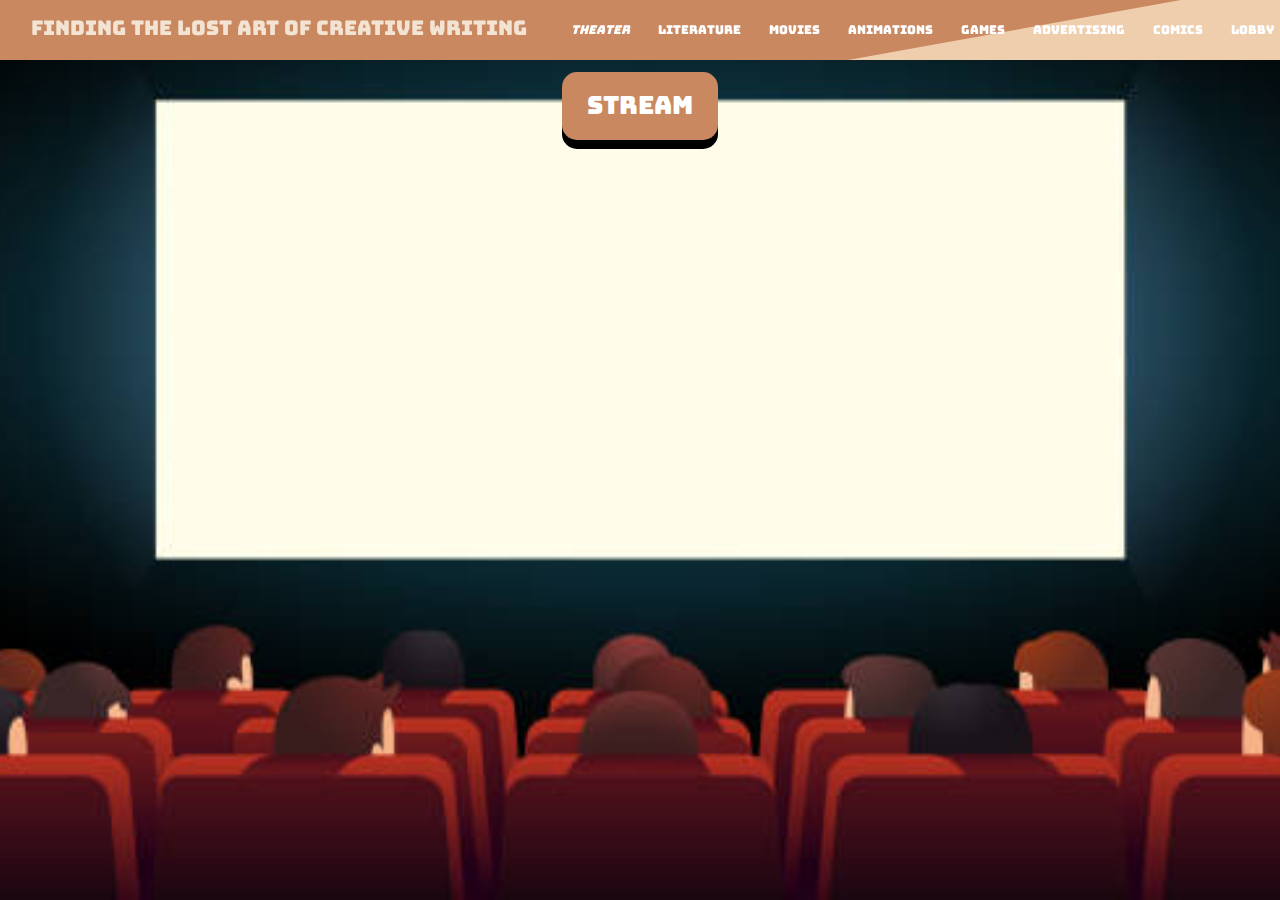
<file: theater.html>
<!-- 
  // require('read.php');
// ?> -->
<!doctype html>
<html lang="en">
  <head>
    <!-- Required meta tags -->
    <meta charset="utf-8">
    <meta name="viewport" content="width=device-width, initial-scale=1">
    <link rel="preconnect" href="https://fonts.googleapis.com">
    <link rel="preconnect" href="https://fonts.gstatic.com" crossorigin>
    <link href="https://fonts.googleapis.com/css2?family=Oswald:wght@500&display=swap" rel="stylesheet">
    <link rel="preconnect" href="https://fonts.googleapis.com">
    <link rel="preconnect" href="https://fonts.gstatic.com" crossorigin>
    <link href="https://fonts.googleapis.com/css2?family=Bungee&family=Oswald:wght@500&family=Titillium+Web:wght@900&display=swap" rel="stylesheet">
    <link href="https://fonts.googleapis.com/css2?family=Oswald:wght@500&display=swap" rel="stylesheet">
    <link href="https://fonts.googleapis.com/css2?family=Oswald:wght@500&family=Titillium+Web:wght@900&display=swap" rel="stylesheet">

    <!-- Bootstrap CSS -->
    <link href="https://cdn.jsdelivr.net/npm/bootstrap@5.1.3/dist/css/bootstrap.min.css" rel="stylesheet" integrity="sha384-1BmE4kWBq78iYhFldvKuhfTAU6auU8tT94WrHftjDbrCEXSU1oBoqyl2QvZ6jIW3" crossorigin="anonymous">
    <link href="https://cdnjs.cloudflare.com/ajax/libs/font-awesome/5.10.0/css/all.min.css" rel="stylesheet">
    <link rel="stylesheet" href="https://stackpath.bootstrapcdn.com/bootstrap/4.3.1/css/bootstrap.min.css" integrity="sha384-ggOyR0iXCbMQv3Xipma34MD+dH/1fQ784/j6cY/iJTQUOhcWr7x9JvoRxT2MZw1T" crossorigin="anonymous">
    <script src="https://code.jquery.com/jquery-3.3.1.slim.min.js" integrity="sha384-q8i/X+965DzO0rT7abK41JStQIAqVgRVzpbzo5smXKp4YfRvH+8abtTE1Pi6jizo" crossorigin="anonymous"></script>
    <script src="https://cdnjs.cloudflare.com/ajax/libs/popper.js/1.14.7/umd/popper.min.js" integrity="sha384-UO2eT0CpHqdSJQ6hJty5KVphtPhzWj9WO1clHTMGa3JDZwrnQq4sF86dIHNDz0W1" crossorigin="anonymous"></script>
    <script src="https://stackpath.bootstrapcdn.com/bootstrap/4.3.1/js/bootstrap.min.js" integrity="sha384-JjSmVgyd0p3pXB1rRibZUAYoIIy6OrQ6VrjIEaFf/nJGzIxFDsf4x0xIM+B07jRM" crossorigin="anonymous"></script>
    <script src="js.js"></script>
    <link rel="stylesheet" href="style.css">

    <title>FINDING THE LOST ART OF CREATIVE WRITING</title>
  </head>
  <header>
      <!-- <h3 class="text-center">FINDING THE LOST ART OF CREATIVE WRITING</h3> -->
      <nav class="navbar navbar-expand-lg navbar-red navbar-dark fixed-top">
        <div class="wrapper">
          
        </div>
  <div class="container-fluid all-show">
    <a class="navbar-brand" href="index.html" style="color: #f3e3d3;">Finding the lost art of creative writing<i class="fa fa-codepen"></i></a>
    <button class="navbar-toggler" type="button" data-toggle="collapse" data-target="#navbarSupportedContent" aria-controls="navbarSupportedContent" aria-expanded="false" aria-label="Toggle navigation">
      <span class="navbar-toggler-icon"></span>
    </button>
    <div class="collapse navbar-collapse" id="navbarSupportedContent">
     
      <ul class="navbar-nav mr-auto mb-2 mb-lg-0">
        <li class="nav-item">
          <a class="nav-link active" style=" font-style: italic;" aria-current="page" href="#">Theater</a>
        </li>
        <li class="nav-item" >
          <a class="nav-link"  href="literatureroom.html">Literature</a>
        </li>

        <li class="nav-item">
          <a class="nav-link" href="2nd.html">Movies</a>
        </li>

        <li class="nav-item">
          <a class="nav-link" href="#">Animations</a>
        </li>

        <li class="nav-item">
          <a class="nav-link" href="#">Games</a>
        </li>
        
        <li class="nav-item">
          <a class="nav-link" href="#">Advertising</a>
        </li>

        <li class="nav-item">
          <a class="nav-link" href="#">Comics</a>
        </li>

        <li class="nav-item">
          <a class="nav-link" href="lobby3.html">Lobby</a>
        </li>

        <li class="nav-item">
          <a class="nav-link" href="workshop.html">Workshop</a>
        </li>

        <li class="nav-item">
          <a class="nav-link" href="#">Activity </a>
        </li>

        
        
      </ul>
      <div class="d-flex flex-column sim">

        <!-- <span>1 item added to your quote</span>
        <small class="text-primary">view your quote</small> -->
        
      </div>
    </div>
  </div>
</nav>
  </header>
  <body style=" background-image: url('theather.jpg'); height: auto;
  ">
  <script>
    $(document).ready(function(){
        $("#myModal1").modal('show');
    });

    $(document).ready(function(){
        $("#myModal").modal('show');
    });

    // (B) GET AUDIO TAG + DEFINE PLAYLIST
let audio = document.getElementById("bgm"),
    playlist = ["Mozart's The Marriage Of Figaro (Overture), K. 492 - WOLFGANG AMADEUS MOZART #music #classical.mp3", "2.mp3"],
    current = 0;
 
// (C) AUTO LOAD NEXT SONG
audio.onended = () => {
  current++;
  if (current >= playlist.length) { current = 0; }
  audio.src = playlist[current];
  audio.pause();
  audio.load();
  audio.play();
};
</script>
<style>
    .boton1 {
      border-radius: 55%;
      width: auto;
      height: auto;
      padding: 15px 25px;
      font-size: 25px;
      text-align: center;
      cursor: pointer;
      outline: none;
      color: #fff;
      background-color: #c98860;
      border: none;
      border-radius: 15px;
      box-shadow: 0 9px rgb(0, 0, 0);
      font-family: Bungee;
    }
    
    .boton1:hover {background-color: #60a3e9}
    
    .boton1:active {
      background-color: #6a6eb7;
      box-shadow: 0 5px rgb(0, 0, 0);
      transform: translateY(4px);
    }

    .boton2 {
      border-radius: 55%;
      width: auto;
      height: auto;
      padding: 15px 25px;
      font-size: 25px;
      text-align: center;
      cursor: pointer;
      outline: none;
      color: #fff;
      background-color: #c98860;
      border: none;
      border-radius: 15px;
      box-shadow: 0 9px rgb(0, 0, 0);
      font-family: Bungee;
    }
    
    .boton2:hover {background-color: #60a3e9}
    
    .boton2:active {
      background-color: #6a6eb7;
      box-shadow: 0 5px rgb(0, 0, 0);
      transform: translateY(4px);
    }

    .boton3 {
  border-radius: 55%;
  width: auto;
  height: auto;
  padding: 15px 25px;
  font-size: 25px;
  text-align: center;
  cursor: pointer;
  outline: none;
  color: #fff;
  background-color: #c98860;
  border: none;
  border-radius: 15px;
  box-shadow: 0 9px rgb(0, 0, 0);
  font-family: Bungee;
}

.boton3:hover {background-color: #60a3e9}

.boton3:active {
  background-color: #6a6eb7;
  box-shadow: 0 5px rgb(0, 0, 0);
  transform: translateY(4px);
}
.boton5{
  border-radius: 55%;
  width: auto;
  height: auto;
  padding: 15px 25px;
  font-size: 25px;
  text-align: center;
  cursor: pointer;
  outline: none;
  color: #fff;
  background-color: #c98860;
  border: none;
  border-radius: 15px;
  box-shadow: 0 9px rgb(0, 0, 0);
  font-family: Bungee;
}

.boton5:hover {background-color: #60a3e9}

.boton5:active {
  background-color: #6a6eb7;
  box-shadow: 0 5px rgb(0, 0, 0);
  transform: translateY(4px);

  
}

.baseBlock {
	margin: 0px 0px 35px 0px;
	padding: 0 0 15px 0px;
	border-radius: 5px;
	overflow: hidden;
	min-height: 390px;
	background: #f3e3d3;
	-moz-transition: all 0.3s cubic-bezier(0.165, 0.84, 0.44, 1);
	-o-transition: all 0.3s cubic-bezier(0.165, 0.84, 0.44, 1);
	transition: all 0.3s cubic-bezier(0.165, 0.84, 0.44, 1);
  font-family: 'Bungee';
}

.baseBlock:hover {
	-webkit-transform: translate(0, -25px);
	-moz-transform: translate(0, -25x);
	-ms-transform: translate(0, -25px);
	-o-transform: translate(0, -25px);
	transform: translate(0, -25px);
	box-shadow: 0 50px 50px rgba(0, 0, 0, 0.2);
}

.flier {
	pointer-events: none;
}

.flier > * {
/* Adjust animation duration to change the element’s speed */
        animation: fly 50s linear infinite;
        pointer-events: none !important;
	top: 0;
	left: 0;
	transform: translateX(-120%) translateY(-120%) rotateZ(0);
	position: fixed;
	animation-delay: 1s;
	z-index: 999999;
}

 /* Keyframe values control where the element will begin
    and end its trajectory across the screen. Each rule
    represents a path the element follows across the screen. */


@keyframes fly {

	98.001%, 0% {
                display: block;
		transform: translateX(-200%) translateY(100vh) rotateZ(0deg)
	}

	70% {
		transform: translateX(100vw) translateY(-100%) rotateZ(180deg)
	}

	75.001%, 18% {
		transform: translateX(100vw) translateY(-30%) rotateZ(0deg)
	}

	80% {
		transform: translateX(-200%) translateY(3vh) rotateZ(-180deg)
	}

	90.001%, 43% {
		transform: translateX(-200%) translateY(-100%) rotateZ(-180deg)
	}

	105% {
		transform: translateX(100vw) translateY(50vh) rotateZ(0deg)
	}

	110.001%, 68% {
		transform: translateX(20vw) translateY(-200%) rotateZ(180deg)
	}

	115% {
		transform: translateX(10vw) translateY(100vh) rotateZ(0deg)
	}
}


.navbar-nav>li>a{

text-transform: uppercase;
font-size: 12px;
margin-right:12px;
color: #172321;
font-family: 'Bungee';
}


.navbar-toggler {
  padding: .20rem .50rem;
  font-size: 1.25rem;
  line-height: 1;
  background-color: transparent;
  border: 2px solid rgb(0, 0, 0);

  }

  .nav-link{

    color: #fff !important;
  }


.wrapper{
    width: 100%;
  position: absolute;
  height: 100%;
  background-color: #efcead;
  clip-path: polygon(105% 0, 100% 0, 100% 50%, 100% 100%, 71% 100%);
  transition: 2s all;
  
}

.navbar-brand{

color:#172321;
font-family: 'Bungee';
margin-bottom: 4px;
font-size: 20px;
}

.navbar-red:hover .wrapper{

clip-path: polygon(91% 0, 100% 0, 100% 50%, 100% 100%, 65% 100%);

}

.navbar-brand:hover{

color:#fff;

}

.navbar-red{

background-color: #c98860 ;
color: #fff;
border-radius: 0px;

}

.all-show{

z-index: 10;
}

    
    </style>
<!-- <div id="myModal1" class="modal fade">
  <div class="modal-dialog">
      <div class="modal-content">
          <div class="modal-header">
            <h5 class="modal-title" id="exampleModalLabel" style="font-family: 'Bungee';"><i class="fa fa-map-marker" aria-hidden="true" style="color: #ffd500;"></i> Theater Room</h5>
              <img src="Edisonguider-removebg-preview.png" alt="..." class="rounded">
              <button type="button" class="close" data-dismiss="modal">&times;</button>
          </div>
          <div class="modal-body">
              <h4 class="text-center" style="color: #172321; font-weight: bolder; font-family: Bungee;">Welcome to the literature room!</h4>
              <p style="color: #c98860; font-family: Bungee;">Click the "stream" button to watch the movie </p>
              <a class="btn close text-muted" data-dismiss="modal" style="font-family: Bungee;">Continue</a>
            </div>
      </div>
  </div> -->
<!-- </div> -->
<!-- </audio>
  <div id="myModal" class="modal fade">
    <div class="modal-dialog">
        <div class="modal-content">
            <div class="modal-header">
              <h5 class="modal-title" id="exampleModalLabel" style="font-family: 'Bungee';"><i class="fa fa-map-marker" aria-hidden="true" style="color: #ffd500;"></i> Theater Room</h5>
                <button type="button" class="close" data-dismiss="modal">&times;</button>
            </div>
            <div class="modal-body">
                <h4 class="text-center" style="color: #172321; font-weight: bolder; font-family: Bungee;">Welcome to the literature room!.</h4>
                <p style="color: #c98860; font-family: Bungee;">ADD DESCRIPTION ADD DESCRIPTION ADD DESCRIPTION ADD DESCRIPTION ADD DESCRIPTION.</p>
                <a class="btn close text-muted" data-dismiss="modal" style="font-family: Bungee;">Continue</a>
            </div>
        </div>
    </div>
</div> -->

<!-- <div class="flier">
    <a href="" style="font-family: 'Bungee'; color: #c98860;">
        <i class="fa fa-map-marker" aria-hidden="true" style="color: #ffd500;"></i>  Theater
   </a>
  </div> -->

      <section class="mt-4 py-5 mb-5">
         <div class="container-fluid">
             <div class="row">
                 <div class="col-md-12 col justify-contents-center">
                    <div class="col text-center d-flex justify-content-center">  
                        <!-- <a href="2nd.html" class="btn text-center boton1 btn-default" style="float: left; margin-right: 5px;"><i class="fa fa-solid fa-arrow-down"></i></a> -->
                        <!-- <a href="" class="text-center ml-5">Movie link</a> -->
                        <a href="" class="btn boton5 btn-primary" >
                          stream 
                        </a>
                    </div>
                 </div>
             </div>
         </div>
      </section> 
  </body>
</html>
</file>
<file: style.css>
body{
    
    background-image: url('BG2.png');
    background-position: center; 
    background-repeat: no-repeat; 
    background-size: cover; 
    background-attachment: fixed;

}

.bg-image{
    height: 100vh;
    background-position: center; 
    background-repeat: no-repeat; 
    background-size: cover; 
}

#section{
    background-image: url('BG2.png');
}
</file>
<file: style2.css>
@import url(https://fonts.googleapis.com/css?family=Work+Sans:300,600);

body{
	font-size: 20px;
	font-family: 'Bungee';
	color: #333;
  font-weight: 300;
  text-align: center;
  background-color: #f8f6f0;
}
h1{
  font-weight: 300;
  margin: 0px;
  padding: 10px;
  font-size: 20px;
  background-color: #444;
  color: #fff;
  font-family: 'Bungee';
}
.question{
  font-size: 30px;
  margin-bottom: 10px;
}
.answers {
  margin-bottom: 20px;
  text-align: left;
  display: inline-block;
}
.answers label{
  display: block;
  margin-bottom: 10px;
}
button{
  font-family: 'Work Sans', sans-serif;
	font-size: 22px;
	background-color: #279;
	color: #fff;
	border: 0px;
	border-radius: 3px;
	padding: 20px;
	cursor: pointer;
	margin-bottom: 20px;
}
button:hover{
	background-color: #38a;
}





.slide{
  position: absolute;
  left: 0px;
  top: 0px;
  width: 100%;
  z-index: 1;
  opacity: 0;
  transition: opacity 0.5s;
}
.active-slide{
  opacity: 1;
  z-index: 2;
}
.quiz-container{
  position: relative;
  height: 200px;
  margin-top: 40px;
}
</file>
